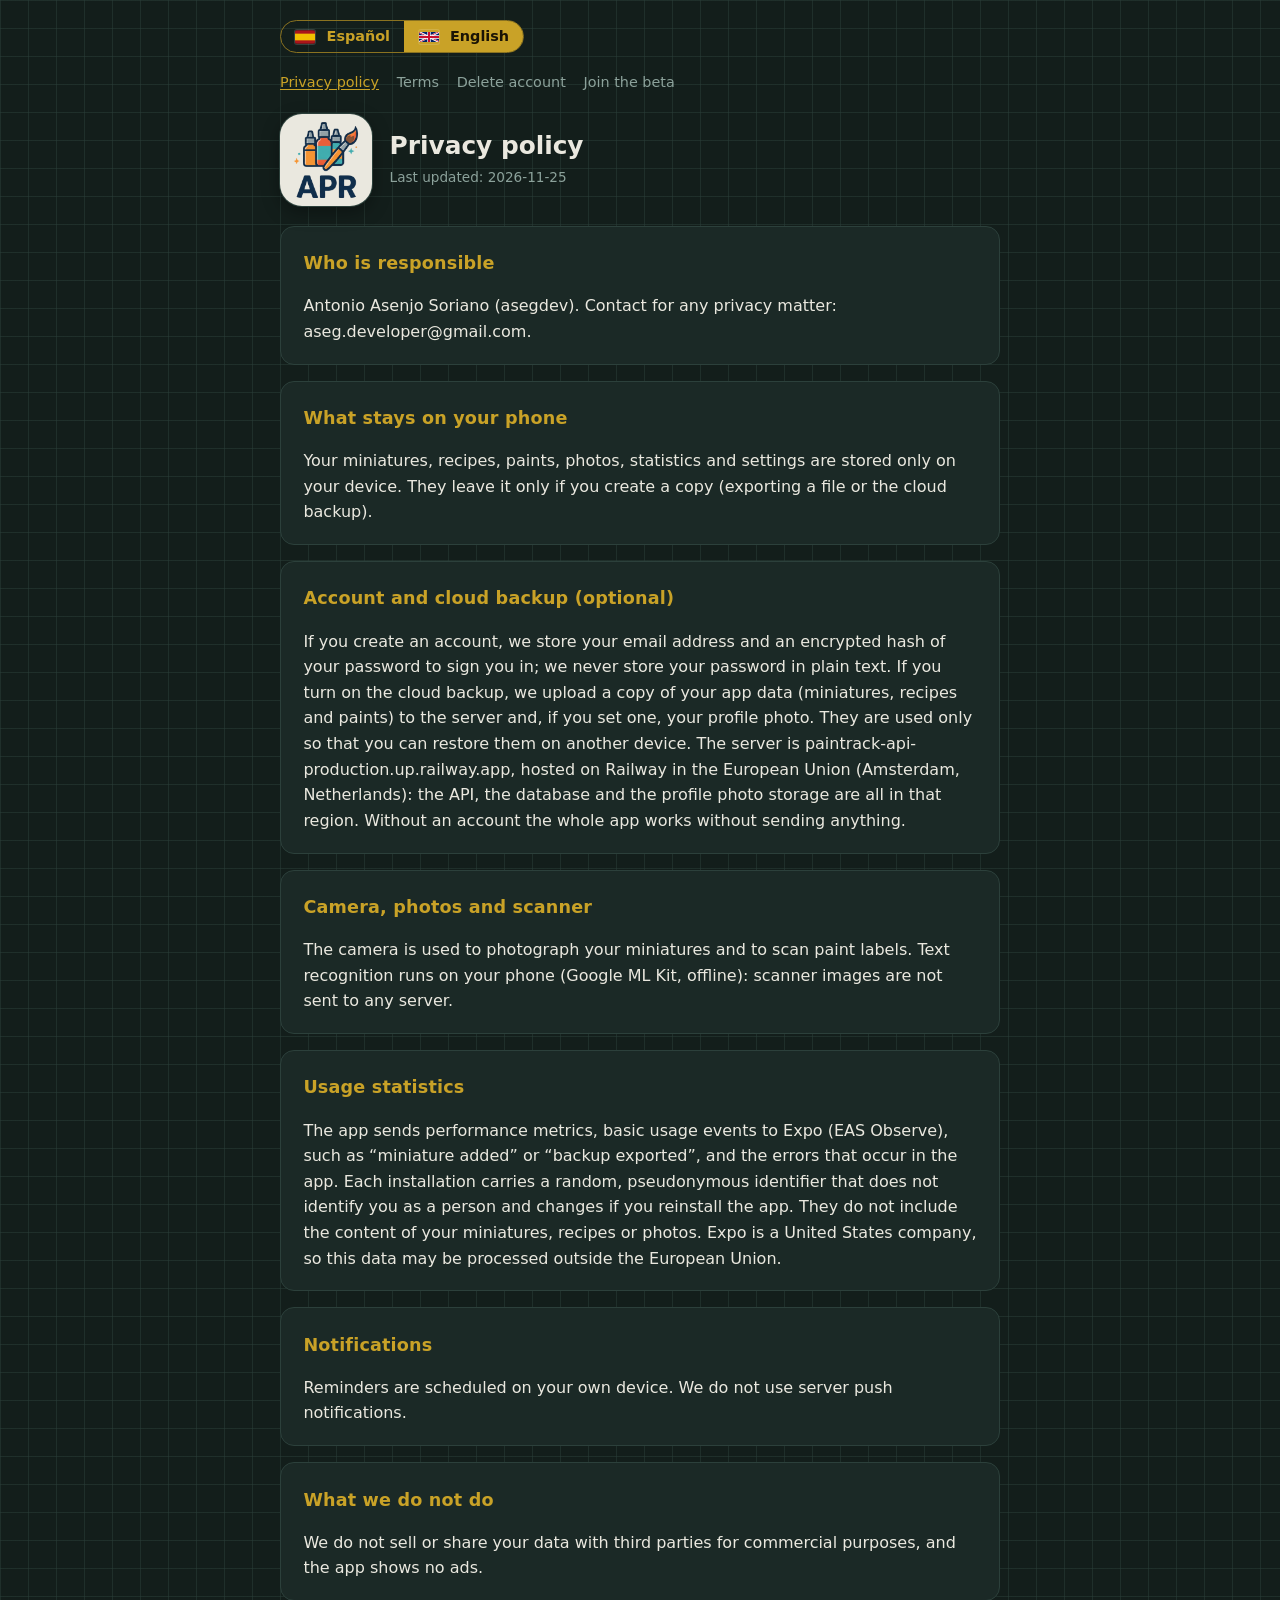
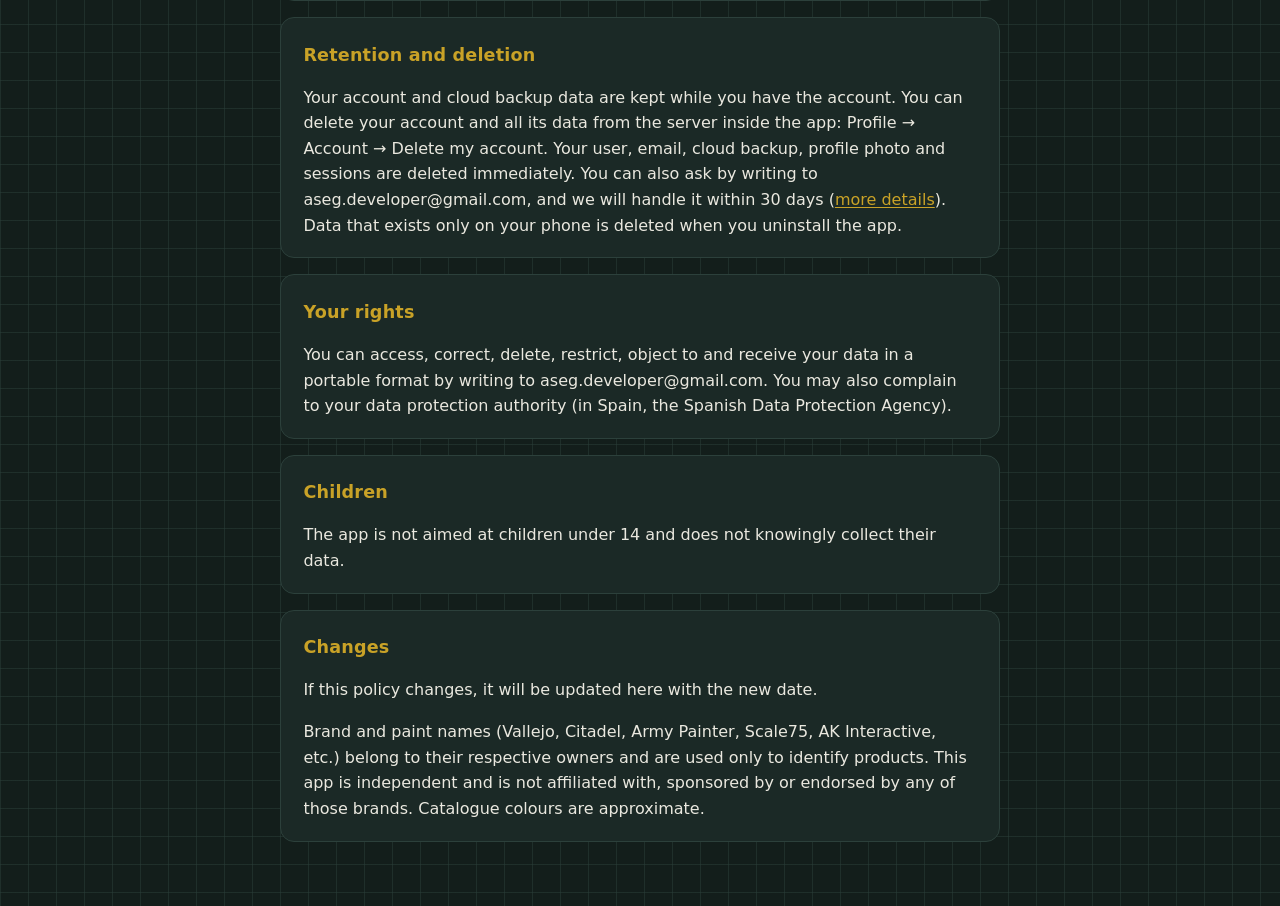
<file: index.html>
<!doctype html><html lang="en"><head><meta charset="utf-8"><meta name="viewport" content="width=device-width,initial-scale=1"><title>Aseg's Paint Rack - Privacy policy</title><link rel="alternate" hreflang="es" href="privacy-es.html"><link rel="alternate" hreflang="en" href="privacy-en.html"><link rel="icon" type="image/png" href="favicon.png"><link rel="stylesheet" href="style.css"><script>if((navigator.language||"").slice(0,2)=="es")location.replace("privacy-es.html"+location.hash)</script></head><body>
<div class="wrap">
<nav><div class="langs" role="group" aria-label="Idioma / Language"><a href="privacy-es.html" hreflang="es" lang="es"><img src="flag-es.svg" alt="" width="20" height="14">Español</a><a class="on" aria-current="true" lang="en"><img src="flag-en.svg" alt="" width="20" height="14">English</a></div><div class="links"><a href="privacy-en.html" aria-current="page">Privacy policy</a><a href="terms-en.html">Terms</a><a href="delete-account-en.html">Delete account</a><a href="beta-en.html">Join the beta</a></div></nav>
<header class="hero"><img src="app-icon.png" width="92" height="92" alt="Aseg's Paint Rack"><div><h1>Privacy policy</h1><p class="updated">Last updated: 2026-11-25</p></div></header>
<section class="card"><h2>Who is responsible</h2><p>Antonio Asenjo Soriano (asegdev). Contact for any privacy matter: aseg.developer@gmail.com.</p></section>
<section class="card"><h2>What stays on your phone</h2><p>Your miniatures, recipes, paints, photos, statistics and settings are stored only on your device. They leave it only if you create a copy (exporting a file or the cloud backup).</p></section>
<section class="card"><h2>Account and cloud backup (optional)</h2><p>If you create an account, we store your email address and an encrypted hash of your password to sign you in; we never store your password in plain text. If you turn on the cloud backup, we upload a copy of your app data (miniatures, recipes and paints) to the server and, if you set one, your profile photo. They are used only so that you can restore them on another device. The server is paintrack-api-production.up.railway.app, hosted on Railway in the European Union (Amsterdam, Netherlands): the API, the database and the profile photo storage are all in that region. Without an account the whole app works without sending anything.</p></section>
<section class="card"><h2>Camera, photos and scanner</h2><p>The camera is used to photograph your miniatures and to scan paint labels. Text recognition runs on your phone (Google ML Kit, offline): scanner images are not sent to any server.</p></section>
<section class="card"><h2>Usage statistics</h2><p>The app sends performance metrics, basic usage events to Expo (EAS Observe), such as “miniature added” or “backup exported”, and the errors that occur in the app. Each installation carries a random, pseudonymous identifier that does not identify you as a person and changes if you reinstall the app. They do not include the content of your miniatures, recipes or photos. Expo is a United States company, so this data may be processed outside the European Union.</p></section>
<section class="card"><h2>Notifications</h2><p>Reminders are scheduled on your own device. We do not use server push notifications.</p></section>
<section class="card"><h2>What we do not do</h2><p>We do not sell or share your data with third parties for commercial purposes, and the app shows no ads.</p></section>
<section class="card"><h2>Retention and deletion</h2><p>Your account and cloud backup data are kept while you have the account. You can delete your account and all its data from the server inside the app: Profile → Account → Delete my account. Your user, email, cloud backup, profile photo and sessions are deleted immediately. You can also ask by writing to aseg.developer@gmail.com, and we will handle it within 30 days (<a href="delete-account-en.html">more details</a>). Data that exists only on your phone is deleted when you uninstall the app.</p></section>
<section class="card"><h2>Your rights</h2><p>You can access, correct, delete, restrict, object to and receive your data in a portable format by writing to aseg.developer@gmail.com. You may also complain to your data protection authority (in Spain, the Spanish Data Protection Agency).</p></section>
<section class="card"><h2>Children</h2><p>The app is not aimed at children under 14 and does not knowingly collect their data.</p></section>
<section class="card"><h2>Changes</h2><p>If this policy changes, it will be updated here with the new date.</p><p class="small">Brand and paint names (Vallejo, Citadel, Army Painter, Scale75, AK Interactive, etc.) belong to their respective owners and are used only to identify products. This app is independent and is not affiliated with, sponsored by or endorsed by any of those brands. Catalogue colours are approximate.</p></section>
</div>
</body></html>
</file>
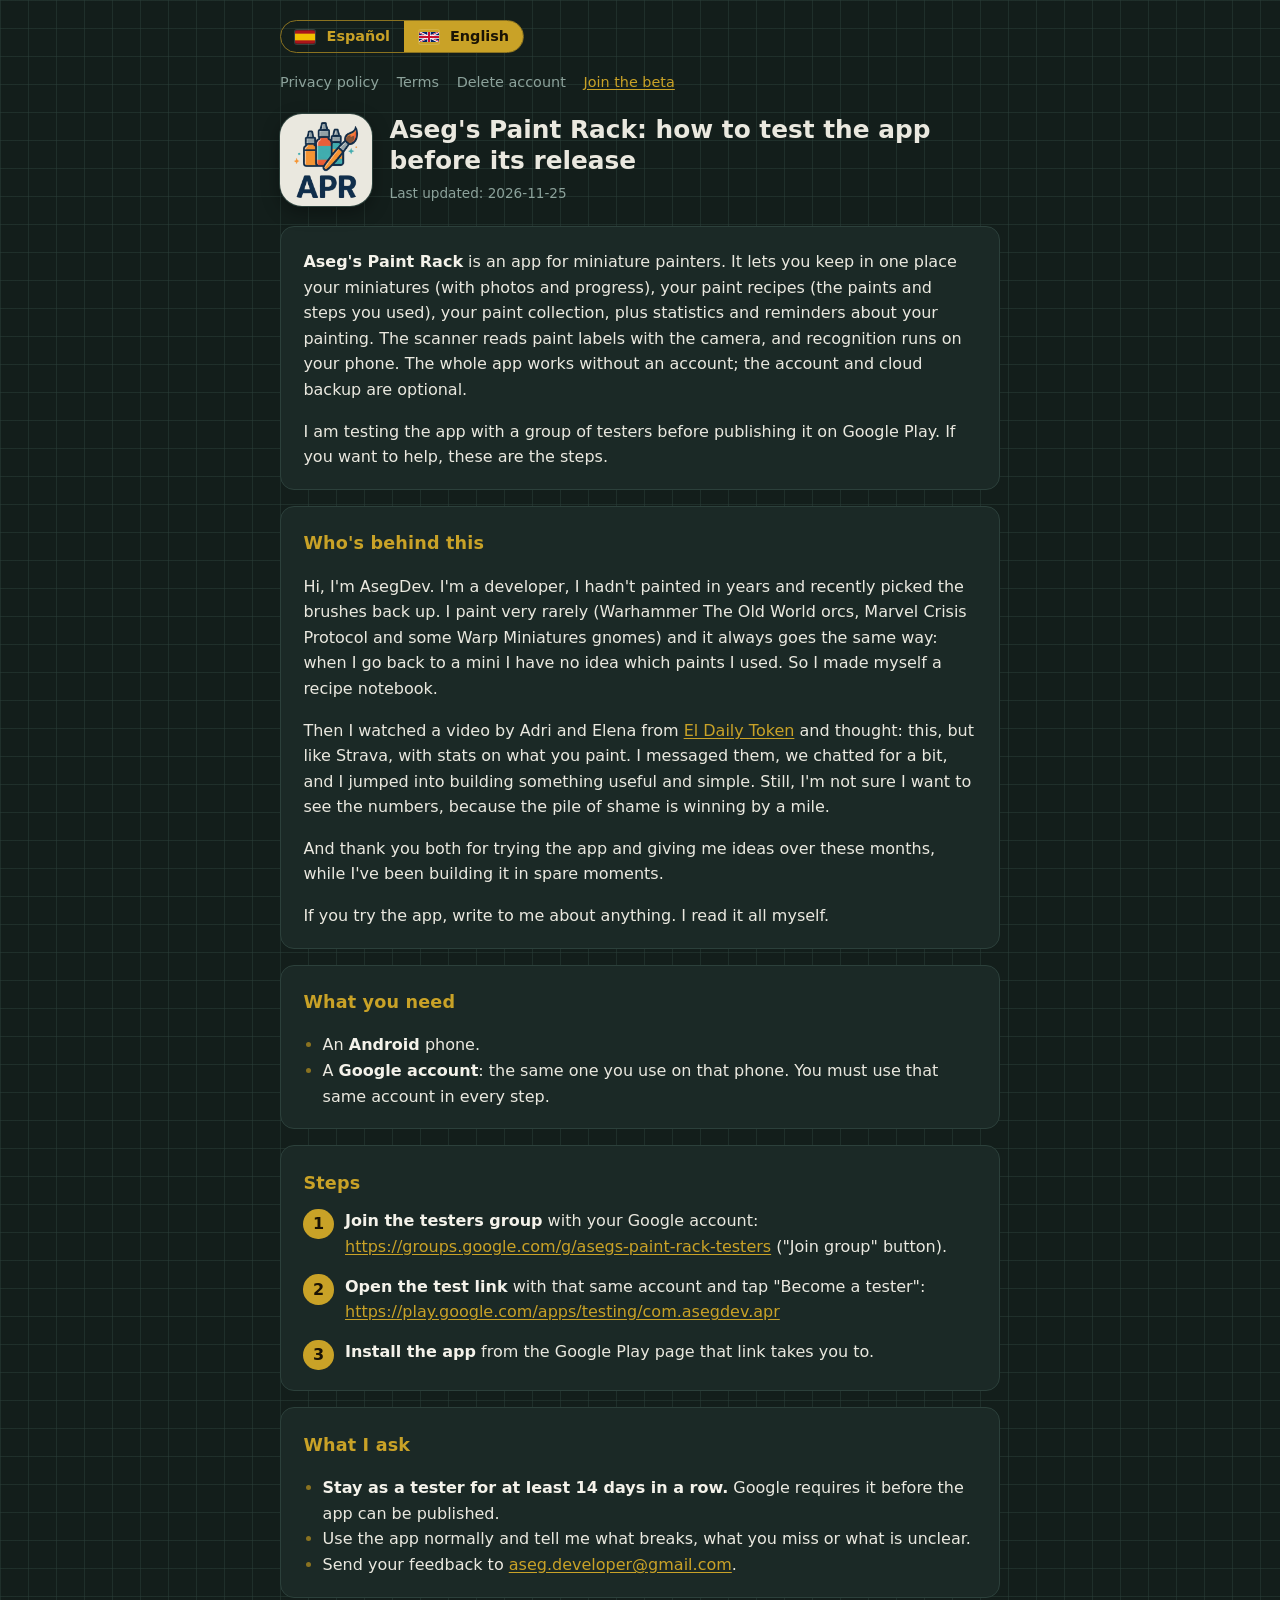
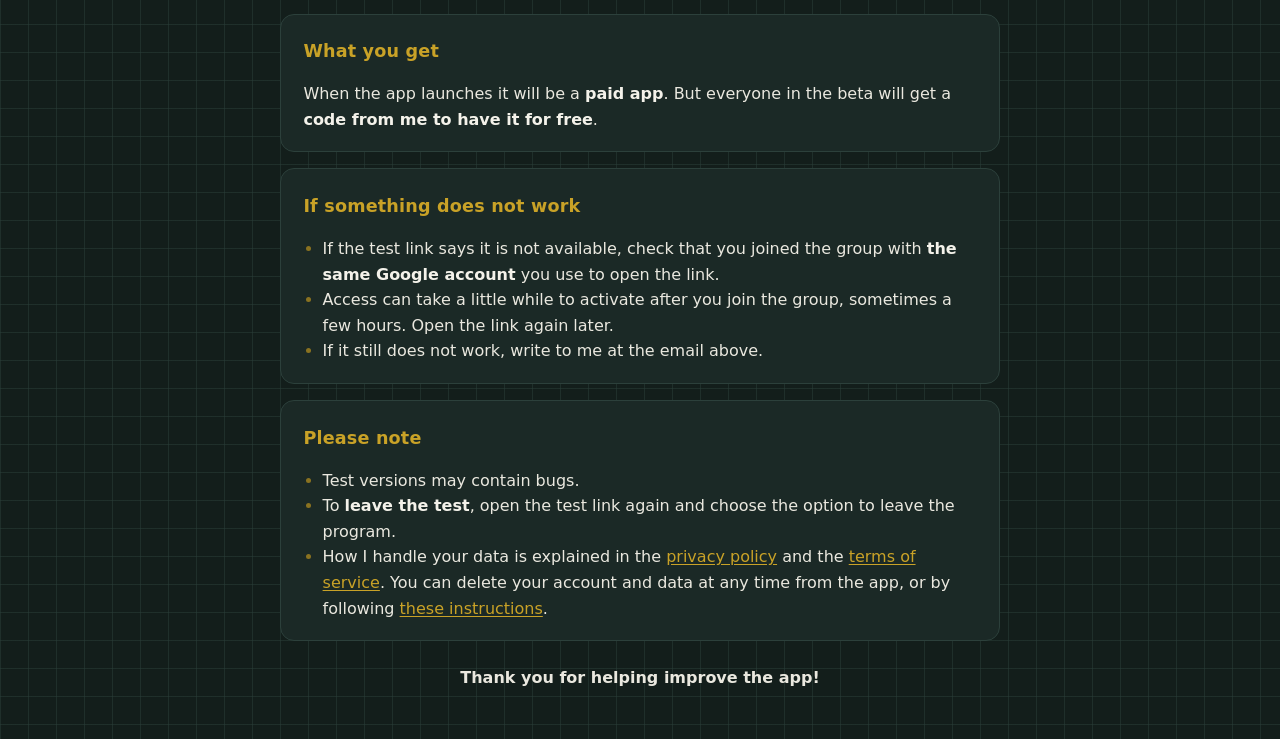
<file: beta-en.html>
<!doctype html><html lang="en"><head><meta charset="utf-8"><meta name="viewport" content="width=device-width,initial-scale=1"><title>Aseg's Paint Rack - Test the app before its release</title><link rel="alternate" hreflang="es" href="beta-es.html"><link rel="alternate" hreflang="en" href="beta-en.html"><link rel="icon" type="image/png" href="favicon.png"><link rel="stylesheet" href="style.css"></head><body>
<div class="wrap">
<nav><div class="langs" role="group" aria-label="Idioma / Language"><a href="beta-es.html" hreflang="es" lang="es"><img src="flag-es.svg" alt="" width="20" height="14">Español</a><a class="on" aria-current="true" lang="en"><img src="flag-en.svg" alt="" width="20" height="14">English</a></div><div class="links"><a href="privacy-en.html">Privacy policy</a><a href="terms-en.html">Terms</a><a href="delete-account-en.html">Delete account</a><a href="beta-en.html" aria-current="page">Join the beta</a></div></nav>
<header class="hero"><img src="app-icon.png" width="88" height="88" alt="Aseg's Paint Rack"><div><h1>Aseg's Paint Rack: how to test the app before its release</h1><p class="updated">Last updated: 2026-11-25</p></div></header>
<section class="card"><p><strong>Aseg's Paint Rack</strong> is an app for miniature painters. It lets you keep in one place your miniatures (with photos and progress), your paint recipes (the paints and steps you used), your paint collection, plus statistics and reminders about your painting. The scanner reads paint labels with the camera, and recognition runs on your phone. The whole app works without an account; the account and cloud backup are optional.</p>
<p>I am testing the app with a group of testers before publishing it on Google Play. If you want to help, these are the steps.</p>
</section>
<section class="card"><h2>Who's behind this</h2>
<p>Hi, I'm AsegDev. I'm a developer, I hadn't painted in years and recently picked the brushes back up. I paint very rarely (Warhammer The Old World orcs, Marvel Crisis Protocol and some Warp Miniatures gnomes) and it always goes the same way: when I go back to a mini I have no idea which paints I used. So I made myself a recipe notebook.</p>
<p>Then I watched a video by Adri and Elena from <a href="https://www.youtube.com/@ElDailyToken" target="_blank" rel="noopener">El Daily Token</a> and thought: this, but like Strava, with stats on what you paint. I messaged them, we chatted for a bit, and I jumped into building something useful and simple. Still, I'm not sure I want to see the numbers, because the pile of shame is winning by a mile.</p>
<p>And thank you both for trying the app and giving me ideas over these months, while I've been building it in spare moments.</p>
<p>If you try the app, write to me about anything. I read it all myself.</p>
</section>
<section class="card"><h2>What you need</h2>
<ul><li>An <strong>Android</strong> phone.</li><li>A <strong>Google account</strong>: the same one you use on that phone. You must use that same account in every step.</li></ul>
</section>
<section class="card"><h2>Steps</h2>
<ol>
<li><strong>Join the testers group</strong> with your Google account: <a href="https://groups.google.com/g/asegs-paint-rack-testers">https://groups.google.com/g/asegs-paint-rack-testers</a> ("Join group" button).</li>
<li><strong>Open the test link</strong> with that same account and tap "Become a tester": <a href="https://play.google.com/apps/testing/com.asegdev.apr">https://play.google.com/apps/testing/com.asegdev.apr</a></li>
<li><strong>Install the app</strong> from the Google Play page that link takes you to.</li>
</ol>
</section>
<section class="card"><h2>What I ask</h2>
<ul>
<li><strong>Stay as a tester for at least 14 days in a row.</strong> Google requires it before the app can be published.</li>
<li>Use the app normally and tell me what breaks, what you miss or what is unclear.</li>
<li>Send your feedback to <a href="mailto:aseg.developer@gmail.com">aseg.developer@gmail.com</a>.</li>
</ul>
</section>
<section class="card"><h2>What you get</h2>
<p>When the app launches it will be a <strong>paid app</strong>. But everyone in the beta will get a <strong>code from me to have it for free</strong>.</p>
</section>
<section class="card"><h2>If something does not work</h2>
<ul>
<li>If the test link says it is not available, check that you joined the group with <strong>the same Google account</strong> you use to open the link.</li>
<li>Access can take a little while to activate after you join the group, sometimes a few hours. Open the link again later.</li>
<li>If it still does not work, write to me at the email above.</li>
</ul>
</section>
<section class="card"><h2>Please note</h2>
<ul>
<li>Test versions may contain bugs.</li>
<li>To <strong>leave the test</strong>, open the test link again and choose the option to leave the program.</li>
<li>How I handle your data is explained in the <a href="privacy-en.html">privacy policy</a> and the <a href="terms-en.html">terms of service</a>. You can delete your account and data at any time from the app, or by following <a href="delete-account-en.html">these instructions</a>.</li>
</ul>
</section>
<p class="thanks">Thank you for helping improve the app!</p>
</div>
</body></html>
</file>
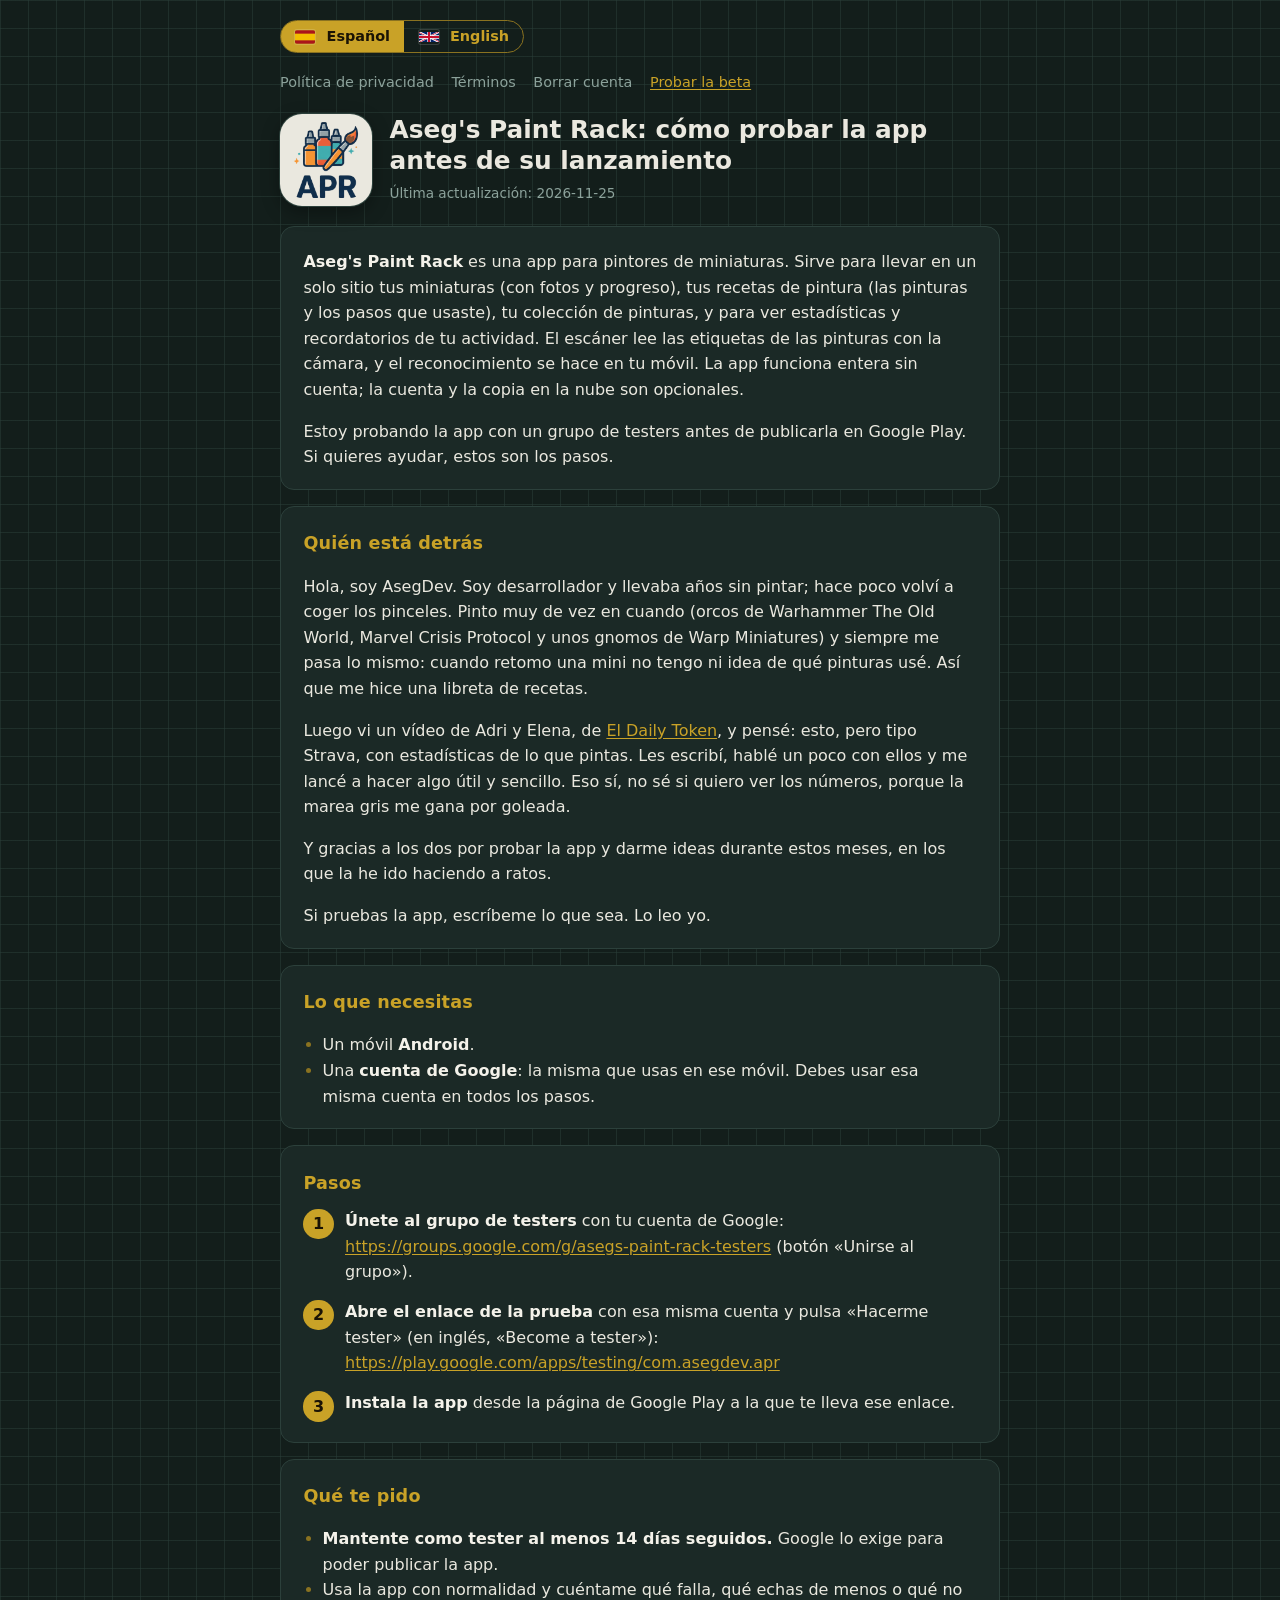
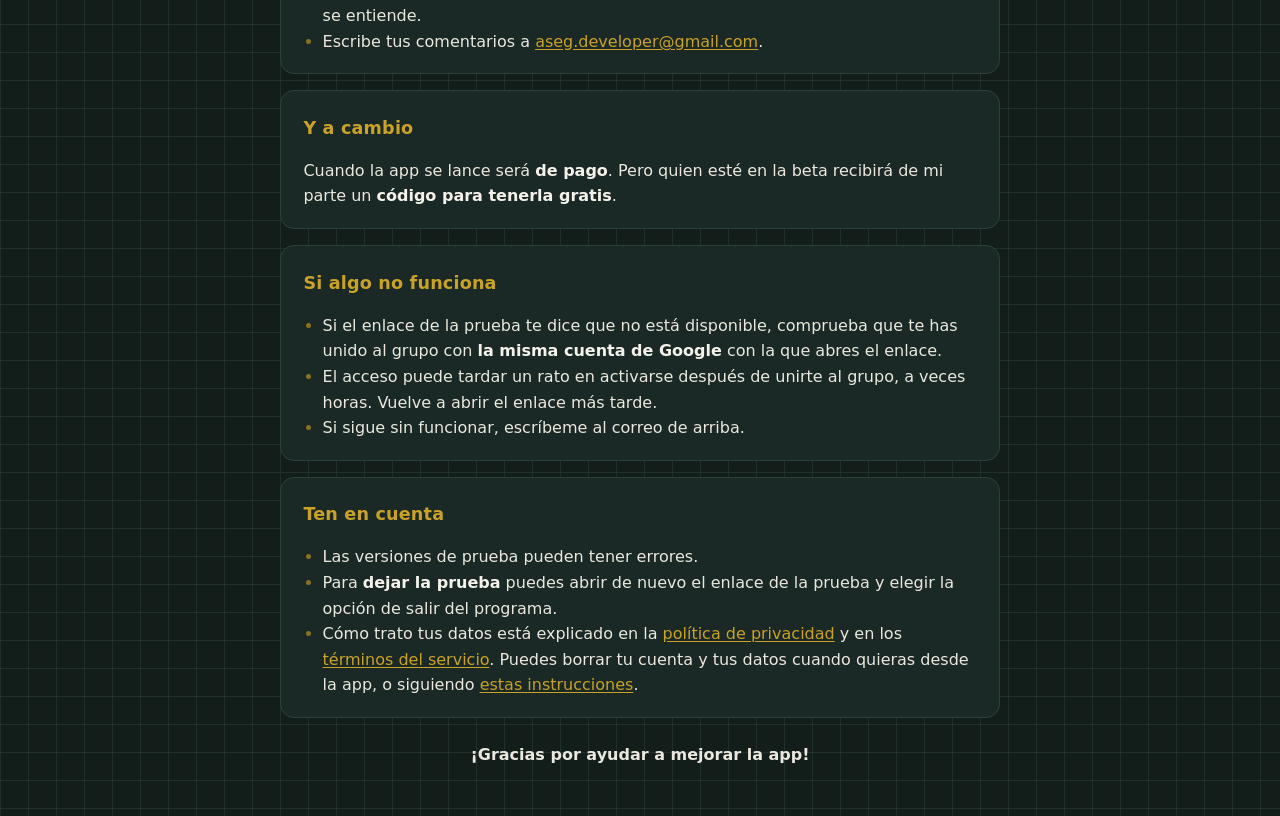
<file: beta-es.html>
<!doctype html><html lang="es"><head><meta charset="utf-8"><meta name="viewport" content="width=device-width,initial-scale=1"><title>Aseg's Paint Rack - Probar la app antes de su lanzamiento</title><link rel="alternate" hreflang="en" href="beta-en.html"><link rel="alternate" hreflang="es" href="beta-es.html"><link rel="icon" type="image/png" href="favicon.png"><link rel="stylesheet" href="style.css"></head><body>
<div class="wrap">
<nav><div class="langs" role="group" aria-label="Idioma / Language"><a class="on" aria-current="true" lang="es"><img src="flag-es.svg" alt="" width="20" height="14">Español</a><a href="beta-en.html" hreflang="en" lang="en"><img src="flag-en.svg" alt="" width="20" height="14">English</a></div><div class="links"><a href="privacy-es.html">Política de privacidad</a><a href="terms-es.html">Términos</a><a href="delete-account-es.html">Borrar cuenta</a><a href="beta-es.html" aria-current="page">Probar la beta</a></div></nav>
<header class="hero"><img src="app-icon.png" width="88" height="88" alt="Aseg's Paint Rack"><div><h1>Aseg's Paint Rack: cómo probar la app antes de su lanzamiento</h1><p class="updated">Última actualización: 2026-11-25</p></div></header>
<section class="card"><p><strong>Aseg's Paint Rack</strong> es una app para pintores de miniaturas. Sirve para llevar en un solo sitio tus miniaturas (con fotos y progreso), tus recetas de pintura (las pinturas y los pasos que usaste), tu colección de pinturas, y para ver estadísticas y recordatorios de tu actividad. El escáner lee las etiquetas de las pinturas con la cámara, y el reconocimiento se hace en tu móvil. La app funciona entera sin cuenta; la cuenta y la copia en la nube son opcionales.</p>
<p>Estoy probando la app con un grupo de testers antes de publicarla en Google Play. Si quieres ayudar, estos son los pasos.</p>
</section>
<section class="card"><h2>Quién está detrás</h2>
<p>Hola, soy AsegDev. Soy desarrollador y llevaba años sin pintar; hace poco volví a coger los pinceles. Pinto muy de vez en cuando (orcos de Warhammer The Old World, Marvel Crisis Protocol y unos gnomos de Warp Miniatures) y siempre me pasa lo mismo: cuando retomo una mini no tengo ni idea de qué pinturas usé. Así que me hice una libreta de recetas.</p>
<p>Luego vi un vídeo de Adri y Elena, de <a href="https://www.youtube.com/@ElDailyToken" target="_blank" rel="noopener">El Daily Token</a>, y pensé: esto, pero tipo Strava, con estadísticas de lo que pintas. Les escribí, hablé un poco con ellos y me lancé a hacer algo útil y sencillo. Eso sí, no sé si quiero ver los números, porque la marea gris me gana por goleada.</p>
<p>Y gracias a los dos por probar la app y darme ideas durante estos meses, en los que la he ido haciendo a ratos.</p>
<p>Si pruebas la app, escríbeme lo que sea. Lo leo yo.</p>
</section>
<section class="card"><h2>Lo que necesitas</h2>
<ul><li>Un móvil <strong>Android</strong>.</li><li>Una <strong>cuenta de Google</strong>: la misma que usas en ese móvil. Debes usar esa misma cuenta en todos los pasos.</li></ul>
</section>
<section class="card"><h2>Pasos</h2>
<ol>
<li><strong>Únete al grupo de testers</strong> con tu cuenta de Google: <a href="https://groups.google.com/g/asegs-paint-rack-testers">https://groups.google.com/g/asegs-paint-rack-testers</a> (botón «Unirse al grupo»).</li>
<li><strong>Abre el enlace de la prueba</strong> con esa misma cuenta y pulsa «Hacerme tester» (en inglés, «Become a tester»): <a href="https://play.google.com/apps/testing/com.asegdev.apr">https://play.google.com/apps/testing/com.asegdev.apr</a></li>
<li><strong>Instala la app</strong> desde la página de Google Play a la que te lleva ese enlace.</li>
</ol>
</section>
<section class="card"><h2>Qué te pido</h2>
<ul>
<li><strong>Mantente como tester al menos 14 días seguidos.</strong> Google lo exige para poder publicar la app.</li>
<li>Usa la app con normalidad y cuéntame qué falla, qué echas de menos o qué no se entiende.</li>
<li>Escribe tus comentarios a <a href="mailto:aseg.developer@gmail.com">aseg.developer@gmail.com</a>.</li>
</ul>
</section>
<section class="card"><h2>Y a cambio</h2>
<p>Cuando la app se lance será <strong>de pago</strong>. Pero quien esté en la beta recibirá de mi parte un <strong>código para tenerla gratis</strong>.</p>
</section>
<section class="card"><h2>Si algo no funciona</h2>
<ul>
<li>Si el enlace de la prueba te dice que no está disponible, comprueba que te has unido al grupo con <strong>la misma cuenta de Google</strong> con la que abres el enlace.</li>
<li>El acceso puede tardar un rato en activarse después de unirte al grupo, a veces horas. Vuelve a abrir el enlace más tarde.</li>
<li>Si sigue sin funcionar, escríbeme al correo de arriba.</li>
</ul>
</section>
<section class="card"><h2>Ten en cuenta</h2>
<ul>
<li>Las versiones de prueba pueden tener errores.</li>
<li>Para <strong>dejar la prueba</strong> puedes abrir de nuevo el enlace de la prueba y elegir la opción de salir del programa.</li>
<li>Cómo trato tus datos está explicado en la <a href="privacy-es.html">política de privacidad</a> y en los <a href="terms-es.html">términos del servicio</a>. Puedes borrar tu cuenta y tus datos cuando quieras desde la app, o siguiendo <a href="delete-account-es.html">estas instrucciones</a>.</li>
</ul>
</section>
<p class="thanks">¡Gracias por ayudar a mejorar la app!</p>
</div>
</body></html>
</file>
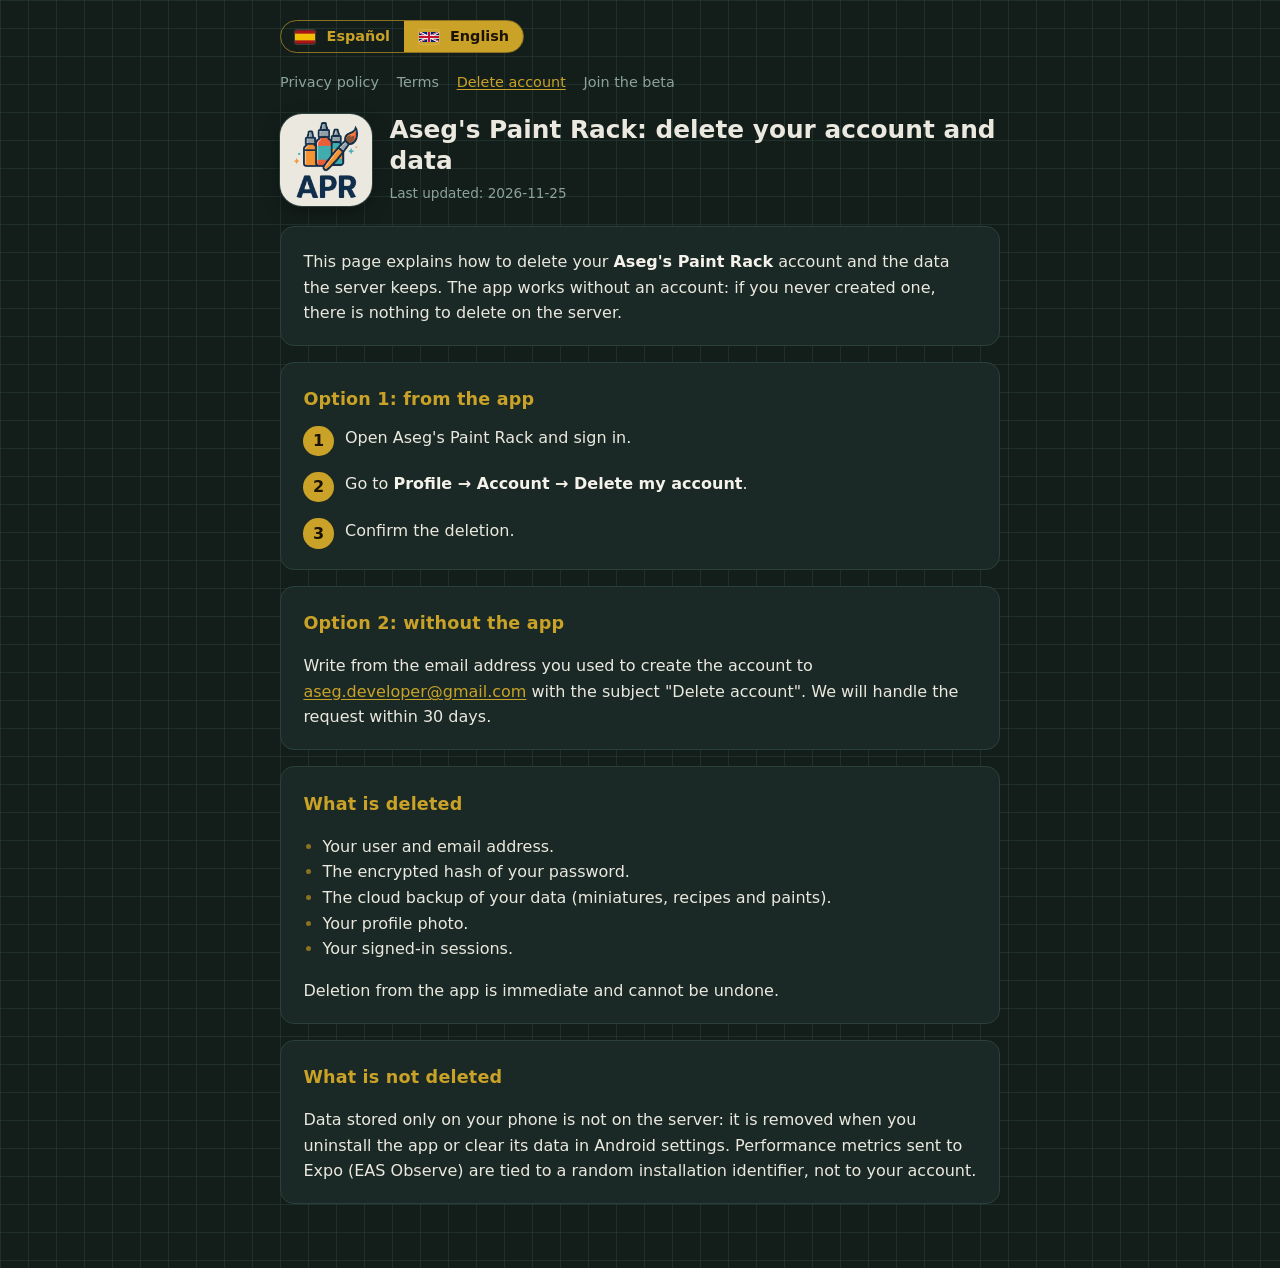
<file: delete-account-en.html>
<!doctype html><html lang="en"><head><meta charset="utf-8"><meta name="viewport" content="width=device-width,initial-scale=1"><title>Aseg's Paint Rack - Delete your account and data</title><link rel="alternate" hreflang="es" href="delete-account-es.html"><link rel="alternate" hreflang="en" href="delete-account-en.html"><link rel="icon" type="image/png" href="favicon.png"><link rel="stylesheet" href="style.css"></head><body>
<div class="wrap">
<nav><div class="langs" role="group" aria-label="Idioma / Language"><a href="delete-account-es.html" hreflang="es" lang="es"><img src="flag-es.svg" alt="" width="20" height="14">Español</a><a class="on" aria-current="true" lang="en"><img src="flag-en.svg" alt="" width="20" height="14">English</a></div><div class="links"><a href="privacy-en.html">Privacy policy</a><a href="terms-en.html">Terms</a><a href="delete-account-en.html" aria-current="page">Delete account</a><a href="beta-en.html">Join the beta</a></div></nav>
<header class="hero"><img src="app-icon.png" width="92" height="92" alt="Aseg's Paint Rack"><div><h1>Aseg's Paint Rack: delete your account and data</h1><p class="updated">Last updated: 2026-11-25</p></div></header>
<section class="card"><p>This page explains how to delete your <strong>Aseg's Paint Rack</strong> account and the data the server keeps. The app works without an account: if you never created one, there is nothing to delete on the server.</p></section>
<section class="card"><h2>Option 1: from the app</h2><ol><li>Open Aseg's Paint Rack and sign in.</li><li>Go to <strong>Profile → Account → Delete my account</strong>.</li><li>Confirm the deletion.</li></ol></section>
<section class="card"><h2>Option 2: without the app</h2><p>Write from the email address you used to create the account to <a href="mailto:aseg.developer@gmail.com">aseg.developer@gmail.com</a> with the subject "Delete account". We will handle the request within 30 days.</p></section>
<section class="card"><h2>What is deleted</h2><ul><li>Your user and email address.</li><li>The encrypted hash of your password.</li><li>The cloud backup of your data (miniatures, recipes and paints).</li><li>Your profile photo.</li><li>Your signed-in sessions.</li></ul><p>Deletion from the app is immediate and cannot be undone.</p></section>
<section class="card"><h2>What is not deleted</h2><p>Data stored only on your phone is not on the server: it is removed when you uninstall the app or clear its data in Android settings. Performance metrics sent to Expo (EAS Observe) are tied to a random installation identifier, not to your account.</p></section>
</div>
</body></html>
</file>
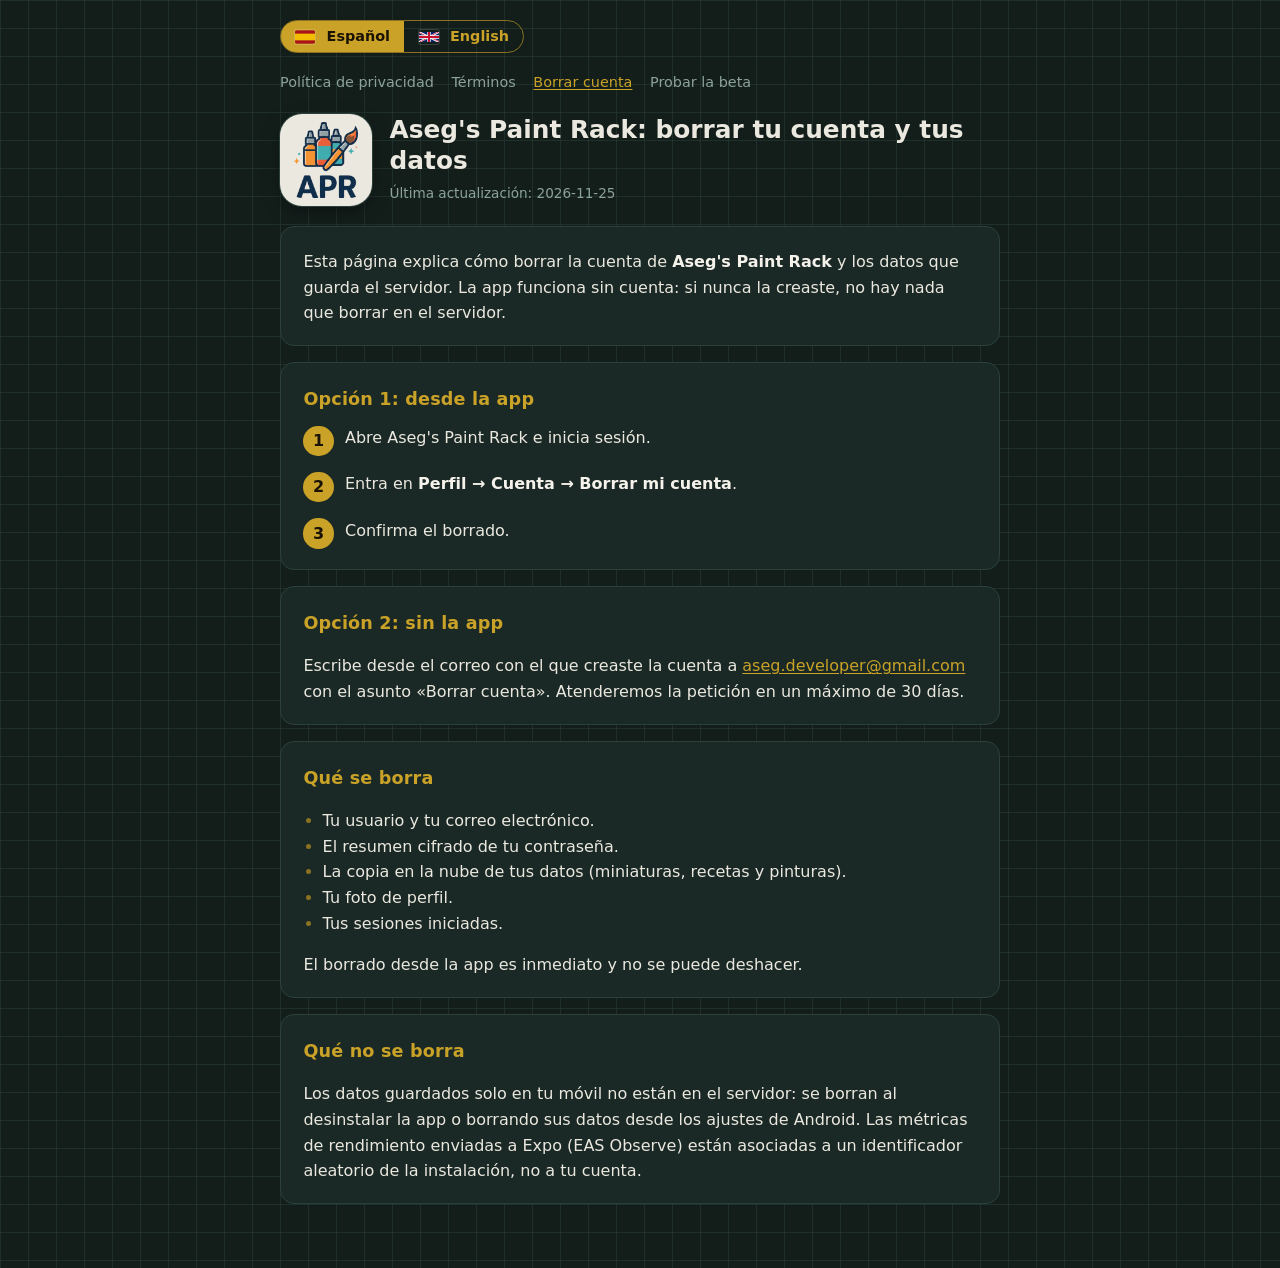
<file: delete-account-es.html>
<!doctype html><html lang="es"><head><meta charset="utf-8"><meta name="viewport" content="width=device-width,initial-scale=1"><title>Aseg's Paint Rack - Borrar tu cuenta y tus datos</title><link rel="alternate" hreflang="es" href="delete-account-es.html"><link rel="alternate" hreflang="en" href="delete-account-en.html"><link rel="icon" type="image/png" href="favicon.png"><link rel="stylesheet" href="style.css"></head><body>
<div class="wrap">
<nav><div class="langs" role="group" aria-label="Idioma / Language"><a class="on" aria-current="true" lang="es"><img src="flag-es.svg" alt="" width="20" height="14">Español</a><a href="delete-account-en.html" hreflang="en" lang="en"><img src="flag-en.svg" alt="" width="20" height="14">English</a></div><div class="links"><a href="privacy-es.html">Política de privacidad</a><a href="terms-es.html">Términos</a><a href="delete-account-es.html" aria-current="page">Borrar cuenta</a><a href="beta-es.html">Probar la beta</a></div></nav>
<header class="hero"><img src="app-icon.png" width="92" height="92" alt="Aseg's Paint Rack"><div><h1>Aseg's Paint Rack: borrar tu cuenta y tus datos</h1><p class="updated">Última actualización: 2026-11-25</p></div></header>
<section class="card"><p>Esta página explica cómo borrar la cuenta de <strong>Aseg's Paint Rack</strong> y los datos que guarda el servidor. La app funciona sin cuenta: si nunca la creaste, no hay nada que borrar en el servidor.</p></section>
<section class="card"><h2>Opción 1: desde la app</h2><ol><li>Abre Aseg's Paint Rack e inicia sesión.</li><li>Entra en <strong>Perfil → Cuenta → Borrar mi cuenta</strong>.</li><li>Confirma el borrado.</li></ol></section>
<section class="card"><h2>Opción 2: sin la app</h2><p>Escribe desde el correo con el que creaste la cuenta a <a href="mailto:aseg.developer@gmail.com">aseg.developer@gmail.com</a> con el asunto «Borrar cuenta». Atenderemos la petición en un máximo de 30 días.</p></section>
<section class="card"><h2>Qué se borra</h2><ul><li>Tu usuario y tu correo electrónico.</li><li>El resumen cifrado de tu contraseña.</li><li>La copia en la nube de tus datos (miniaturas, recetas y pinturas).</li><li>Tu foto de perfil.</li><li>Tus sesiones iniciadas.</li></ul><p>El borrado desde la app es inmediato y no se puede deshacer.</p></section>
<section class="card"><h2>Qué no se borra</h2><p>Los datos guardados solo en tu móvil no están en el servidor: se borran al desinstalar la app o borrando sus datos desde los ajustes de Android. Las métricas de rendimiento enviadas a Expo (EAS Observe) están asociadas a un identificador aleatorio de la instalación, no a tu cuenta.</p></section>
</div>
</body></html>
</file>
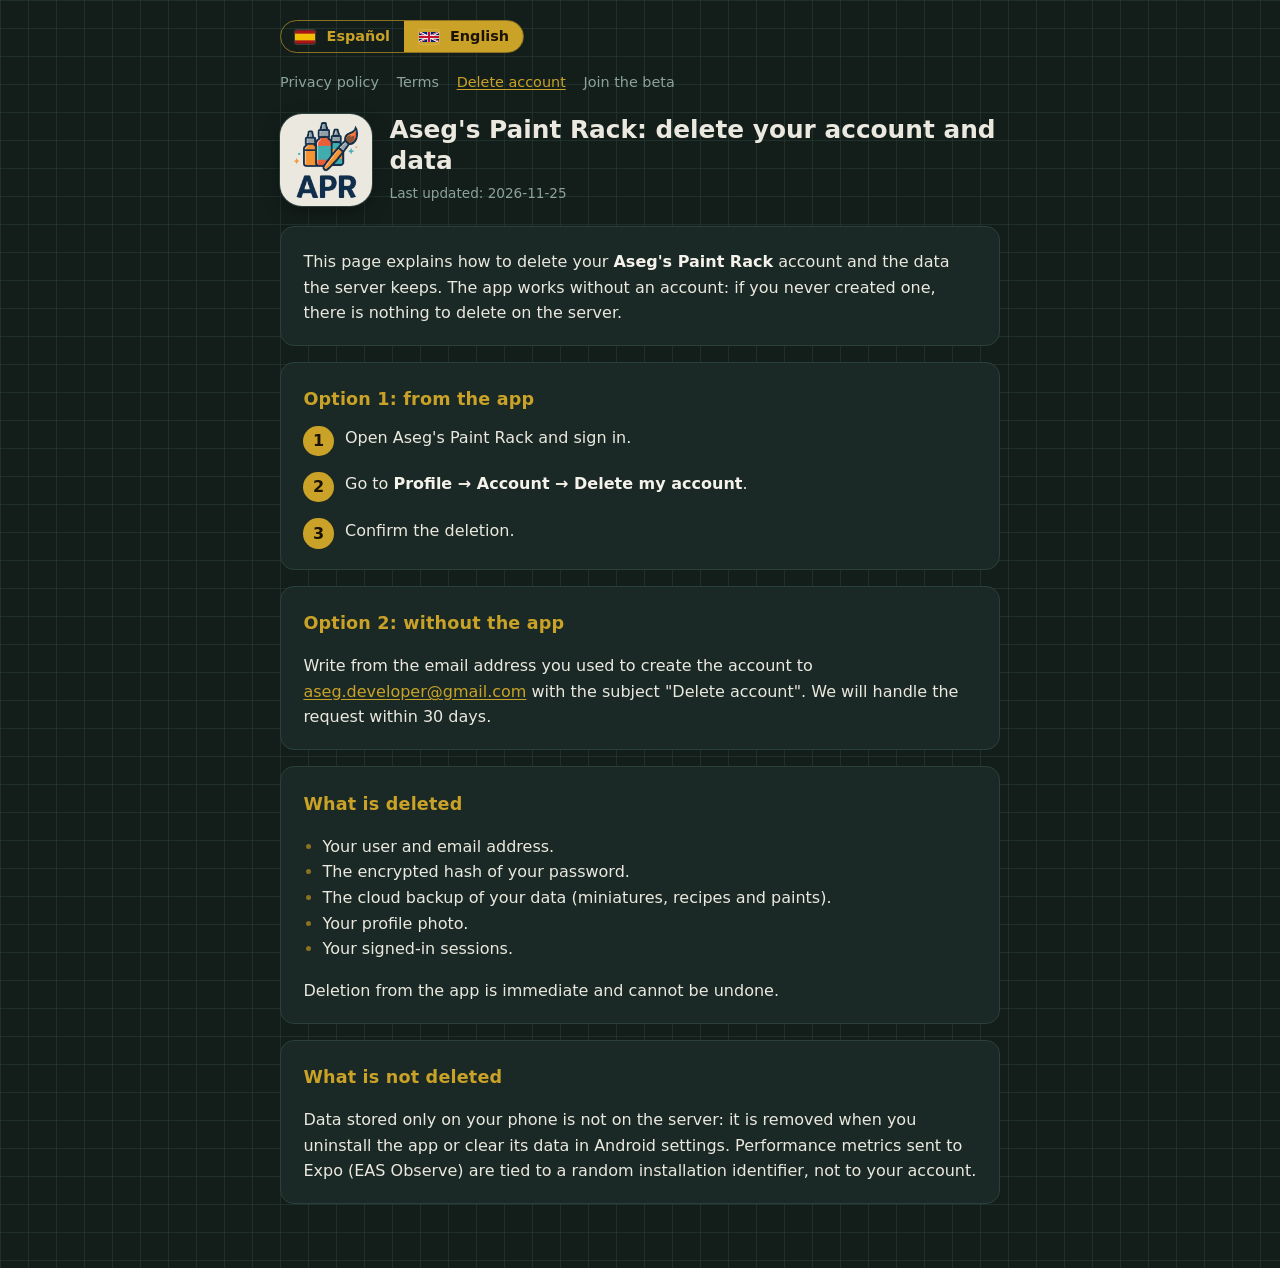
<file: delete-account.html>
<!doctype html><html lang="en"><head><meta charset="utf-8"><meta name="viewport" content="width=device-width,initial-scale=1"><title>Aseg's Paint Rack - Delete your account and data</title><link rel="alternate" hreflang="es" href="delete-account-es.html"><link rel="alternate" hreflang="en" href="delete-account-en.html"><link rel="icon" type="image/png" href="favicon.png"><link rel="stylesheet" href="style.css"><script>if((navigator.language||"").slice(0,2)=="es")location.replace("delete-account-es.html"+location.hash)</script></head><body>
<div class="wrap">
<nav><div class="langs" role="group" aria-label="Idioma / Language"><a href="delete-account-es.html" hreflang="es" lang="es"><img src="flag-es.svg" alt="" width="20" height="14">Español</a><a class="on" aria-current="true" lang="en"><img src="flag-en.svg" alt="" width="20" height="14">English</a></div><div class="links"><a href="privacy-en.html">Privacy policy</a><a href="terms-en.html">Terms</a><a href="delete-account-en.html" aria-current="page">Delete account</a><a href="beta-en.html">Join the beta</a></div></nav>
<header class="hero"><img src="app-icon.png" width="92" height="92" alt="Aseg's Paint Rack"><div><h1>Aseg's Paint Rack: delete your account and data</h1><p class="updated">Last updated: 2026-11-25</p></div></header>
<section class="card"><p>This page explains how to delete your <strong>Aseg's Paint Rack</strong> account and the data the server keeps. The app works without an account: if you never created one, there is nothing to delete on the server.</p></section>
<section class="card"><h2>Option 1: from the app</h2><ol><li>Open Aseg's Paint Rack and sign in.</li><li>Go to <strong>Profile → Account → Delete my account</strong>.</li><li>Confirm the deletion.</li></ol></section>
<section class="card"><h2>Option 2: without the app</h2><p>Write from the email address you used to create the account to <a href="mailto:aseg.developer@gmail.com">aseg.developer@gmail.com</a> with the subject "Delete account". We will handle the request within 30 days.</p></section>
<section class="card"><h2>What is deleted</h2><ul><li>Your user and email address.</li><li>The encrypted hash of your password.</li><li>The cloud backup of your data (miniatures, recipes and paints).</li><li>Your profile photo.</li><li>Your signed-in sessions.</li></ul><p>Deletion from the app is immediate and cannot be undone.</p></section>
<section class="card"><h2>What is not deleted</h2><p>Data stored only on your phone is not on the server: it is removed when you uninstall the app or clear its data in Android settings. Performance metrics sent to Expo (EAS Observe) are tied to a random installation identifier, not to your account.</p></section>
</div>
</body></html>
</file>
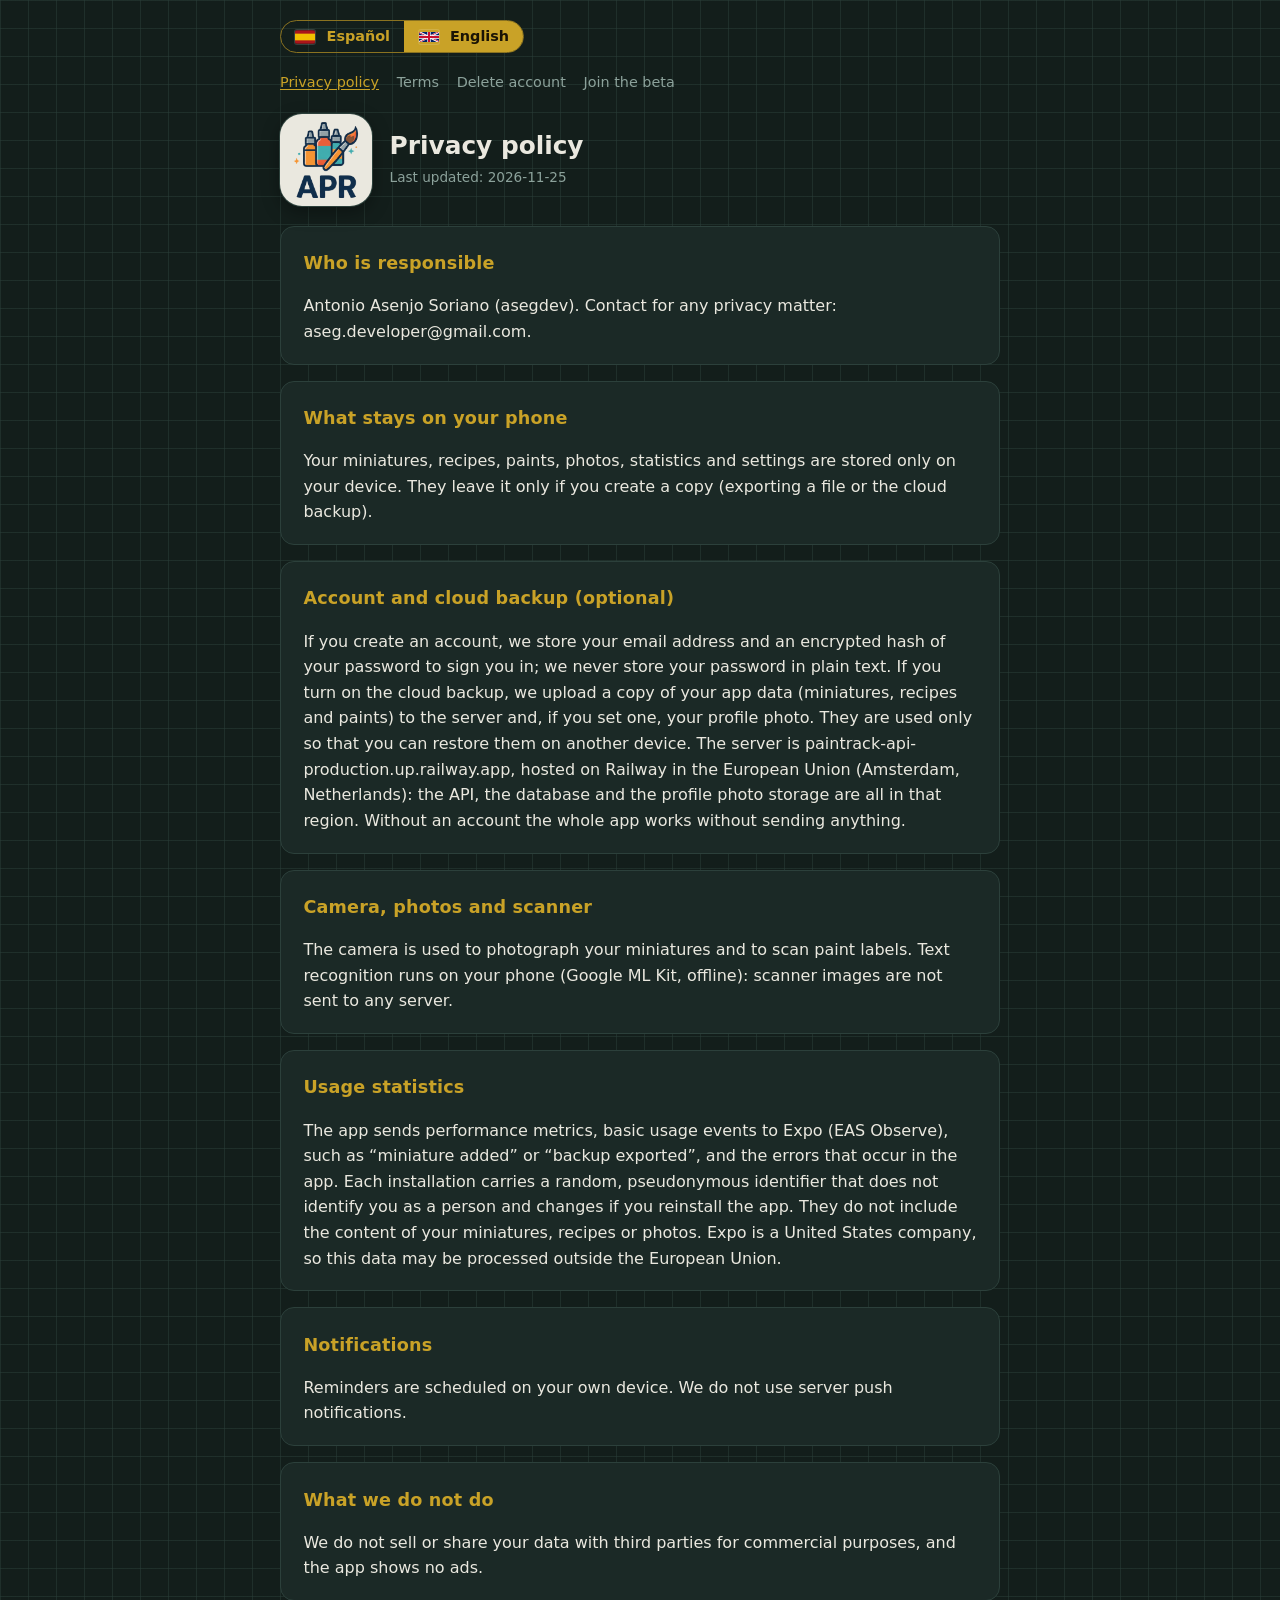
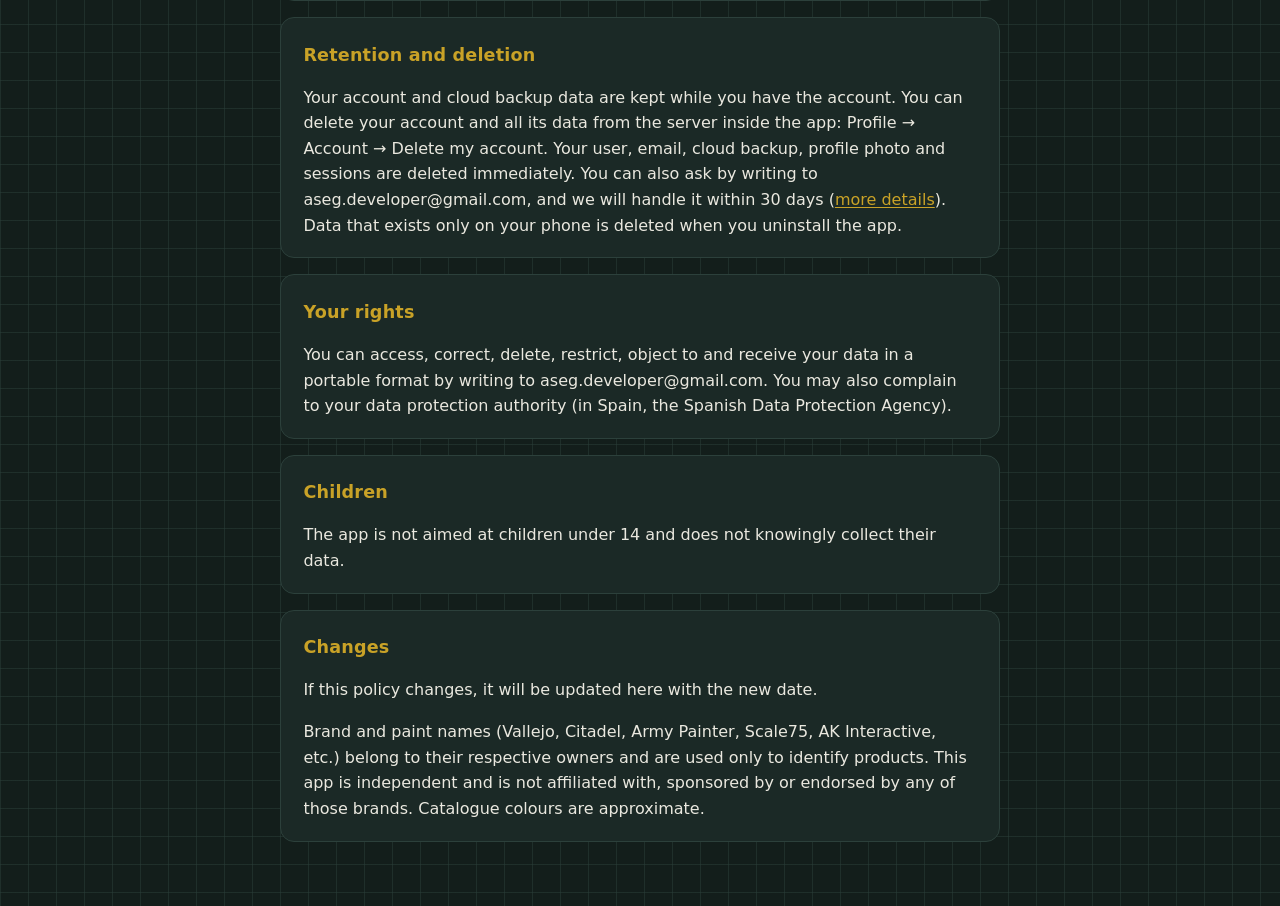
<file: privacy-en.html>
<!doctype html><html lang="en"><head><meta charset="utf-8"><meta name="viewport" content="width=device-width,initial-scale=1"><title>Aseg's Paint Rack - Privacy policy</title><link rel="alternate" hreflang="es" href="privacy-es.html"><link rel="alternate" hreflang="en" href="privacy-en.html"><link rel="icon" type="image/png" href="favicon.png"><link rel="stylesheet" href="style.css"></head><body>
<div class="wrap">
<nav><div class="langs" role="group" aria-label="Idioma / Language"><a href="privacy-es.html" hreflang="es" lang="es"><img src="flag-es.svg" alt="" width="20" height="14">Español</a><a class="on" aria-current="true" lang="en"><img src="flag-en.svg" alt="" width="20" height="14">English</a></div><div class="links"><a href="privacy-en.html" aria-current="page">Privacy policy</a><a href="terms-en.html">Terms</a><a href="delete-account-en.html">Delete account</a><a href="beta-en.html">Join the beta</a></div></nav>
<header class="hero"><img src="app-icon.png" width="92" height="92" alt="Aseg's Paint Rack"><div><h1>Privacy policy</h1><p class="updated">Last updated: 2026-11-25</p></div></header>
<section class="card"><h2>Who is responsible</h2><p>Antonio Asenjo Soriano (asegdev). Contact for any privacy matter: aseg.developer@gmail.com.</p></section>
<section class="card"><h2>What stays on your phone</h2><p>Your miniatures, recipes, paints, photos, statistics and settings are stored only on your device. They leave it only if you create a copy (exporting a file or the cloud backup).</p></section>
<section class="card"><h2>Account and cloud backup (optional)</h2><p>If you create an account, we store your email address and an encrypted hash of your password to sign you in; we never store your password in plain text. If you turn on the cloud backup, we upload a copy of your app data (miniatures, recipes and paints) to the server and, if you set one, your profile photo. They are used only so that you can restore them on another device. The server is paintrack-api-production.up.railway.app, hosted on Railway in the European Union (Amsterdam, Netherlands): the API, the database and the profile photo storage are all in that region. Without an account the whole app works without sending anything.</p></section>
<section class="card"><h2>Camera, photos and scanner</h2><p>The camera is used to photograph your miniatures and to scan paint labels. Text recognition runs on your phone (Google ML Kit, offline): scanner images are not sent to any server.</p></section>
<section class="card"><h2>Usage statistics</h2><p>The app sends performance metrics, basic usage events to Expo (EAS Observe), such as “miniature added” or “backup exported”, and the errors that occur in the app. Each installation carries a random, pseudonymous identifier that does not identify you as a person and changes if you reinstall the app. They do not include the content of your miniatures, recipes or photos. Expo is a United States company, so this data may be processed outside the European Union.</p></section>
<section class="card"><h2>Notifications</h2><p>Reminders are scheduled on your own device. We do not use server push notifications.</p></section>
<section class="card"><h2>What we do not do</h2><p>We do not sell or share your data with third parties for commercial purposes, and the app shows no ads.</p></section>
<section class="card"><h2>Retention and deletion</h2><p>Your account and cloud backup data are kept while you have the account. You can delete your account and all its data from the server inside the app: Profile → Account → Delete my account. Your user, email, cloud backup, profile photo and sessions are deleted immediately. You can also ask by writing to aseg.developer@gmail.com, and we will handle it within 30 days (<a href="delete-account-en.html">more details</a>). Data that exists only on your phone is deleted when you uninstall the app.</p></section>
<section class="card"><h2>Your rights</h2><p>You can access, correct, delete, restrict, object to and receive your data in a portable format by writing to aseg.developer@gmail.com. You may also complain to your data protection authority (in Spain, the Spanish Data Protection Agency).</p></section>
<section class="card"><h2>Children</h2><p>The app is not aimed at children under 14 and does not knowingly collect their data.</p></section>
<section class="card"><h2>Changes</h2><p>If this policy changes, it will be updated here with the new date.</p><p class="small">Brand and paint names (Vallejo, Citadel, Army Painter, Scale75, AK Interactive, etc.) belong to their respective owners and are used only to identify products. This app is independent and is not affiliated with, sponsored by or endorsed by any of those brands. Catalogue colours are approximate.</p></section>
</div>
</body></html>
</file>
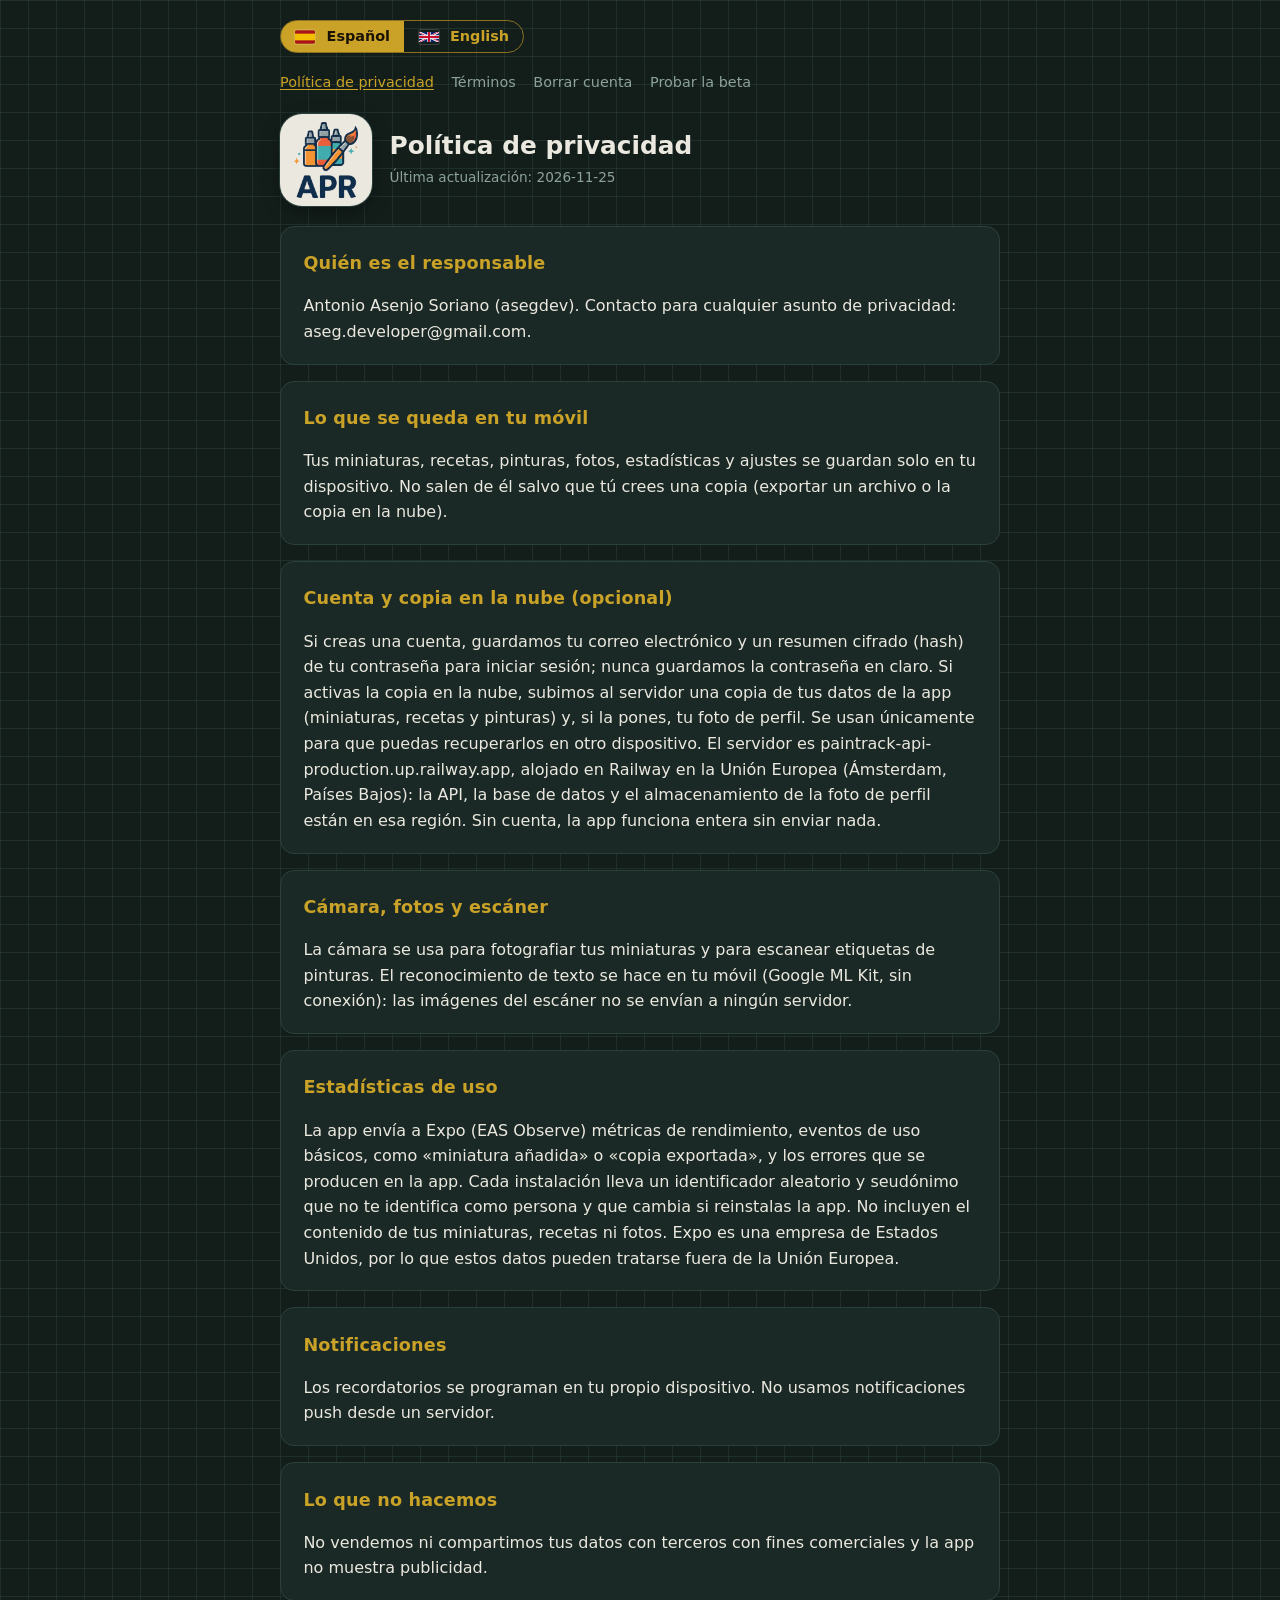
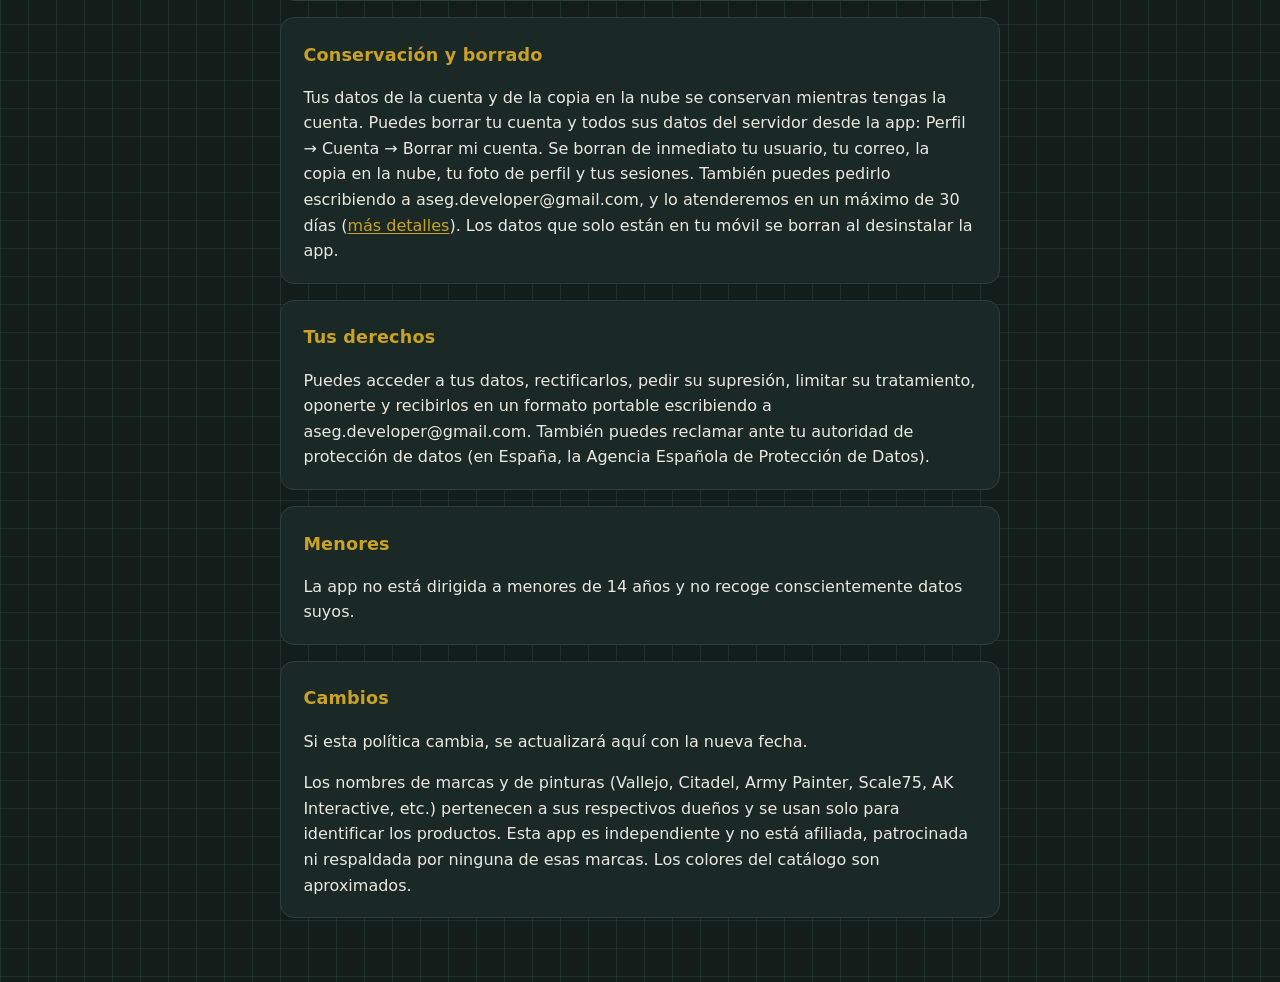
<file: privacy-es.html>
<!doctype html><html lang="es"><head><meta charset="utf-8"><meta name="viewport" content="width=device-width,initial-scale=1"><title>Aseg's Paint Rack - Política de privacidad</title><link rel="alternate" hreflang="es" href="privacy-es.html"><link rel="alternate" hreflang="en" href="privacy-en.html"><link rel="icon" type="image/png" href="favicon.png"><link rel="stylesheet" href="style.css"></head><body>
<div class="wrap">
<nav><div class="langs" role="group" aria-label="Idioma / Language"><a class="on" aria-current="true" lang="es"><img src="flag-es.svg" alt="" width="20" height="14">Español</a><a href="privacy-en.html" hreflang="en" lang="en"><img src="flag-en.svg" alt="" width="20" height="14">English</a></div><div class="links"><a href="privacy-es.html" aria-current="page">Política de privacidad</a><a href="terms-es.html">Términos</a><a href="delete-account-es.html">Borrar cuenta</a><a href="beta-es.html">Probar la beta</a></div></nav>
<header class="hero"><img src="app-icon.png" width="92" height="92" alt="Aseg's Paint Rack"><div><h1>Política de privacidad</h1><p class="updated">Última actualización: 2026-11-25</p></div></header>
<section class="card"><h2>Quién es el responsable</h2><p>Antonio Asenjo Soriano (asegdev). Contacto para cualquier asunto de privacidad: aseg.developer@gmail.com.</p></section>
<section class="card"><h2>Lo que se queda en tu móvil</h2><p>Tus miniaturas, recetas, pinturas, fotos, estadísticas y ajustes se guardan solo en tu dispositivo. No salen de él salvo que tú crees una copia (exportar un archivo o la copia en la nube).</p></section>
<section class="card"><h2>Cuenta y copia en la nube (opcional)</h2><p>Si creas una cuenta, guardamos tu correo electrónico y un resumen cifrado (hash) de tu contraseña para iniciar sesión; nunca guardamos la contraseña en claro. Si activas la copia en la nube, subimos al servidor una copia de tus datos de la app (miniaturas, recetas y pinturas) y, si la pones, tu foto de perfil. Se usan únicamente para que puedas recuperarlos en otro dispositivo. El servidor es paintrack-api-production.up.railway.app, alojado en Railway en la Unión Europea (Ámsterdam, Países Bajos): la API, la base de datos y el almacenamiento de la foto de perfil están en esa región. Sin cuenta, la app funciona entera sin enviar nada.</p></section>
<section class="card"><h2>Cámara, fotos y escáner</h2><p>La cámara se usa para fotografiar tus miniaturas y para escanear etiquetas de pinturas. El reconocimiento de texto se hace en tu móvil (Google ML Kit, sin conexión): las imágenes del escáner no se envían a ningún servidor.</p></section>
<section class="card"><h2>Estadísticas de uso</h2><p>La app envía a Expo (EAS Observe) métricas de rendimiento, eventos de uso básicos, como «miniatura añadida» o «copia exportada», y los errores que se producen en la app. Cada instalación lleva un identificador aleatorio y seudónimo que no te identifica como persona y que cambia si reinstalas la app. No incluyen el contenido de tus miniaturas, recetas ni fotos. Expo es una empresa de Estados Unidos, por lo que estos datos pueden tratarse fuera de la Unión Europea.</p></section>
<section class="card"><h2>Notificaciones</h2><p>Los recordatorios se programan en tu propio dispositivo. No usamos notificaciones push desde un servidor.</p></section>
<section class="card"><h2>Lo que no hacemos</h2><p>No vendemos ni compartimos tus datos con terceros con fines comerciales y la app no muestra publicidad.</p></section>
<section class="card"><h2>Conservación y borrado</h2><p>Tus datos de la cuenta y de la copia en la nube se conservan mientras tengas la cuenta. Puedes borrar tu cuenta y todos sus datos del servidor desde la app: Perfil → Cuenta → Borrar mi cuenta. Se borran de inmediato tu usuario, tu correo, la copia en la nube, tu foto de perfil y tus sesiones. También puedes pedirlo escribiendo a aseg.developer@gmail.com, y lo atenderemos en un máximo de 30 días (<a href="delete-account-es.html">más detalles</a>). Los datos que solo están en tu móvil se borran al desinstalar la app.</p></section>
<section class="card"><h2>Tus derechos</h2><p>Puedes acceder a tus datos, rectificarlos, pedir su supresión, limitar su tratamiento, oponerte y recibirlos en un formato portable escribiendo a aseg.developer@gmail.com. También puedes reclamar ante tu autoridad de protección de datos (en España, la Agencia Española de Protección de Datos).</p></section>
<section class="card"><h2>Menores</h2><p>La app no está dirigida a menores de 14 años y no recoge conscientemente datos suyos.</p></section>
<section class="card"><h2>Cambios</h2><p>Si esta política cambia, se actualizará aquí con la nueva fecha.</p><p class="small">Los nombres de marcas y de pinturas (Vallejo, Citadel, Army Painter, Scale75, AK Interactive, etc.) pertenecen a sus respectivos dueños y se usan solo para identificar los productos. Esta app es independiente y no está afiliada, patrocinada ni respaldada por ninguna de esas marcas. Los colores del catálogo son aproximados.</p></section>
</div>
</body></html>
</file>
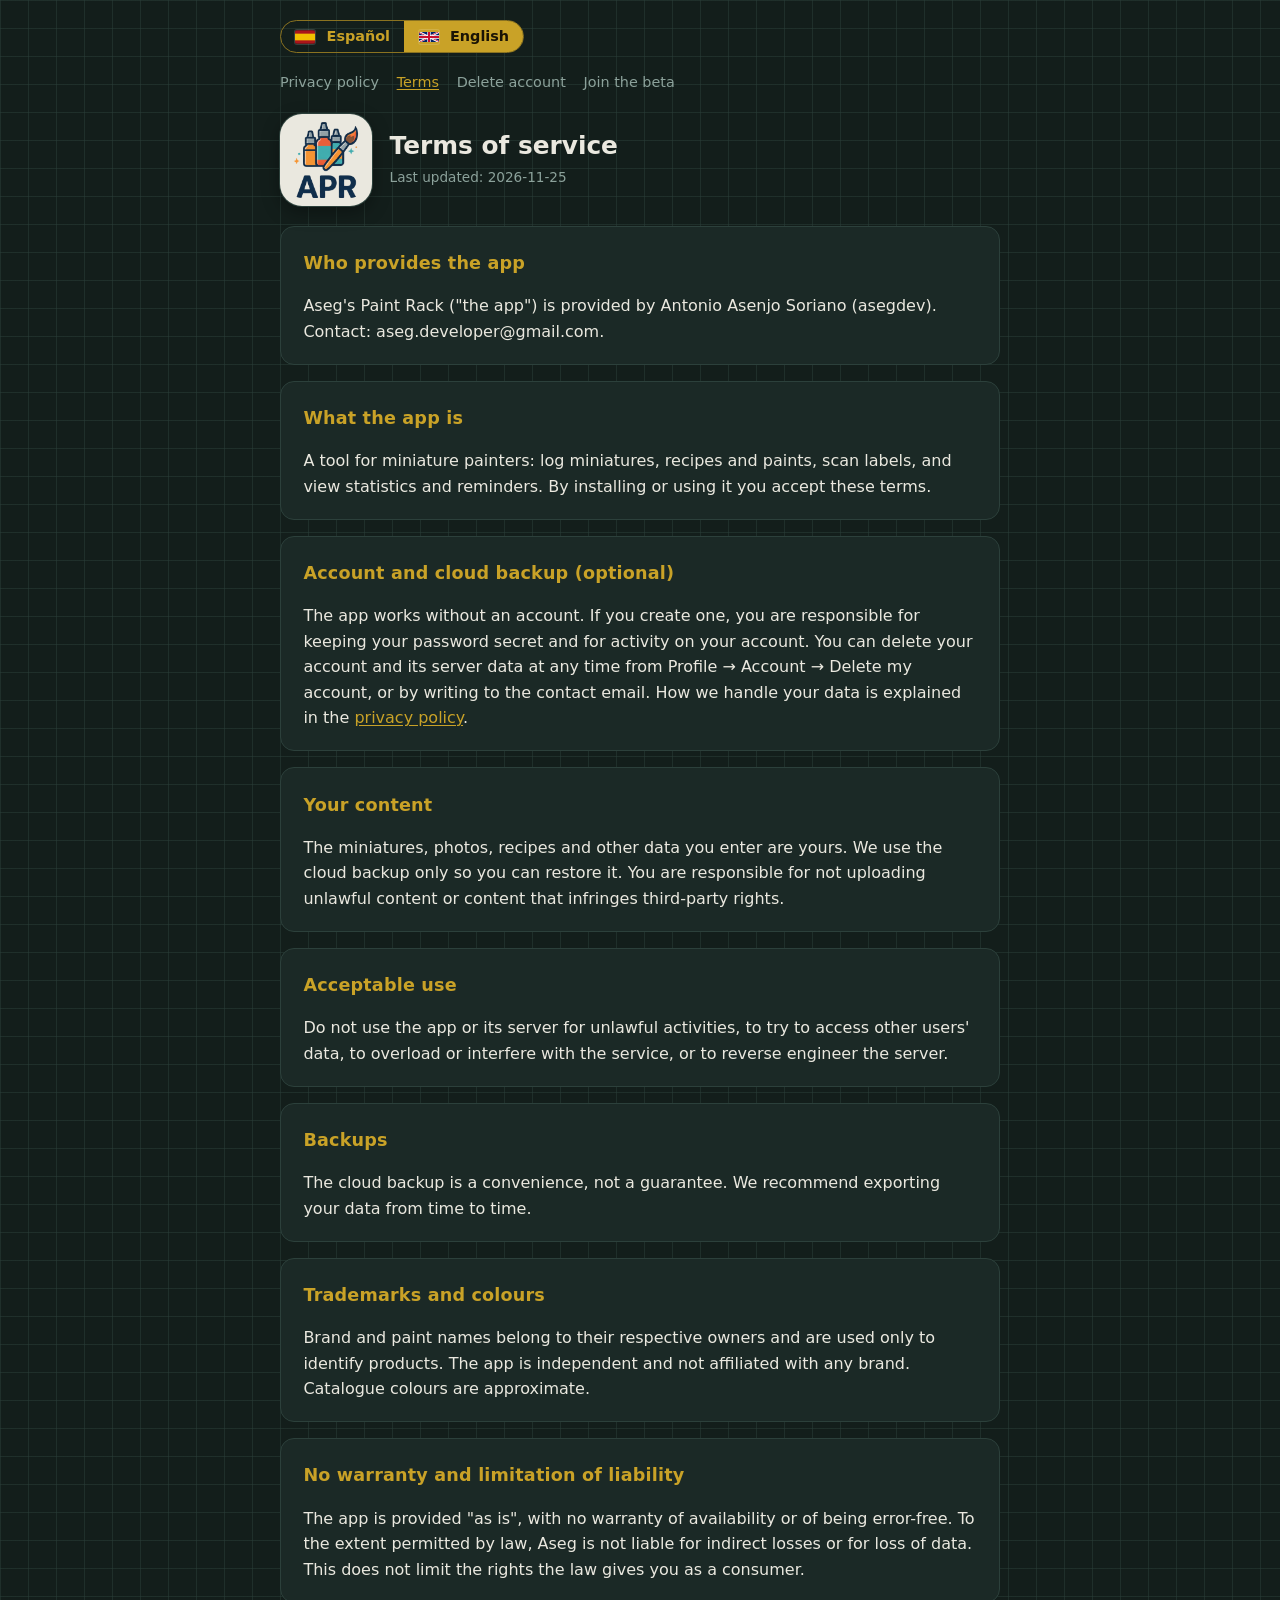
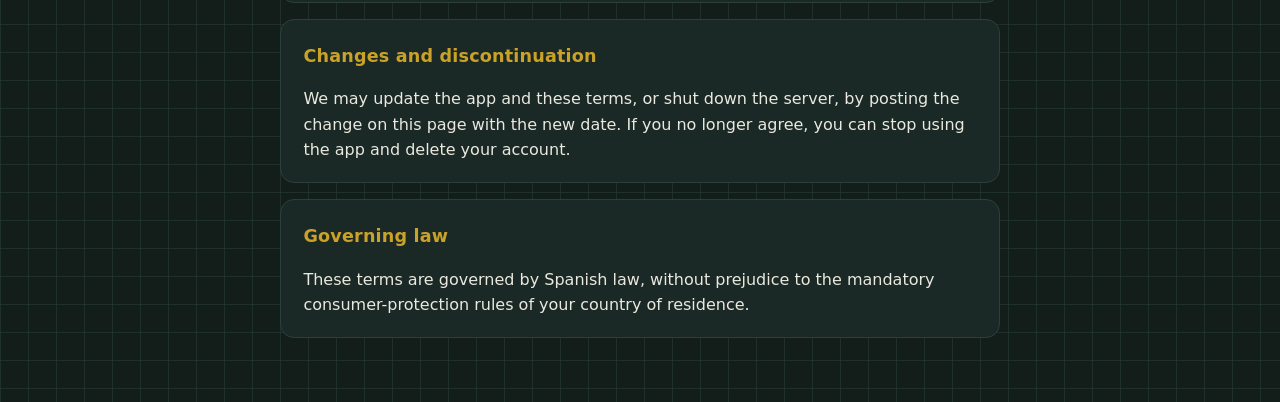
<file: terms-en.html>
<!doctype html><html lang="en"><head><meta charset="utf-8"><meta name="viewport" content="width=device-width,initial-scale=1"><title>Aseg's Paint Rack - Terms of service</title><link rel="alternate" hreflang="es" href="terms-es.html"><link rel="alternate" hreflang="en" href="terms-en.html"><link rel="icon" type="image/png" href="favicon.png"><link rel="stylesheet" href="style.css"></head><body>
<div class="wrap">
<nav><div class="langs" role="group" aria-label="Idioma / Language"><a href="terms-es.html" hreflang="es" lang="es"><img src="flag-es.svg" alt="" width="20" height="14">Español</a><a class="on" aria-current="true" lang="en"><img src="flag-en.svg" alt="" width="20" height="14">English</a></div><div class="links"><a href="privacy-en.html">Privacy policy</a><a href="terms-en.html" aria-current="page">Terms</a><a href="delete-account-en.html">Delete account</a><a href="beta-en.html">Join the beta</a></div></nav>
<header class="hero"><img src="app-icon.png" width="92" height="92" alt="Aseg's Paint Rack"><div><h1>Terms of service</h1><p class="updated">Last updated: 2026-11-25</p></div></header>
<section class="card"><h2>Who provides the app</h2><p>Aseg's Paint Rack ("the app") is provided by Antonio Asenjo Soriano (asegdev). Contact: aseg.developer@gmail.com.</p></section>
<section class="card"><h2>What the app is</h2><p>A tool for miniature painters: log miniatures, recipes and paints, scan labels, and view statistics and reminders. By installing or using it you accept these terms.</p></section>
<section class="card"><h2>Account and cloud backup (optional)</h2><p>The app works without an account. If you create one, you are responsible for keeping your password secret and for activity on your account. You can delete your account and its server data at any time from Profile → Account → Delete my account, or by writing to the contact email. How we handle your data is explained in the <a href="privacy-en.html">privacy policy</a>.</p></section>
<section class="card"><h2>Your content</h2><p>The miniatures, photos, recipes and other data you enter are yours. We use the cloud backup only so you can restore it. You are responsible for not uploading unlawful content or content that infringes third-party rights.</p></section>
<section class="card"><h2>Acceptable use</h2><p>Do not use the app or its server for unlawful activities, to try to access other users' data, to overload or interfere with the service, or to reverse engineer the server.</p></section>
<section class="card"><h2>Backups</h2><p>The cloud backup is a convenience, not a guarantee. We recommend exporting your data from time to time.</p></section>
<section class="card"><h2>Trademarks and colours</h2><p>Brand and paint names belong to their respective owners and are used only to identify products. The app is independent and not affiliated with any brand. Catalogue colours are approximate.</p></section>
<section class="card"><h2>No warranty and limitation of liability</h2><p>The app is provided "as is", with no warranty of availability or of being error-free. To the extent permitted by law, Aseg is not liable for indirect losses or for loss of data. This does not limit the rights the law gives you as a consumer.</p></section>
<section class="card"><h2>Changes and discontinuation</h2><p>We may update the app and these terms, or shut down the server, by posting the change on this page with the new date. If you no longer agree, you can stop using the app and delete your account.</p></section>
<section class="card"><h2>Governing law</h2><p>These terms are governed by Spanish law, without prejudice to the mandatory consumer-protection rules of your country of residence.</p></section>
</div>
</body></html>
</file>
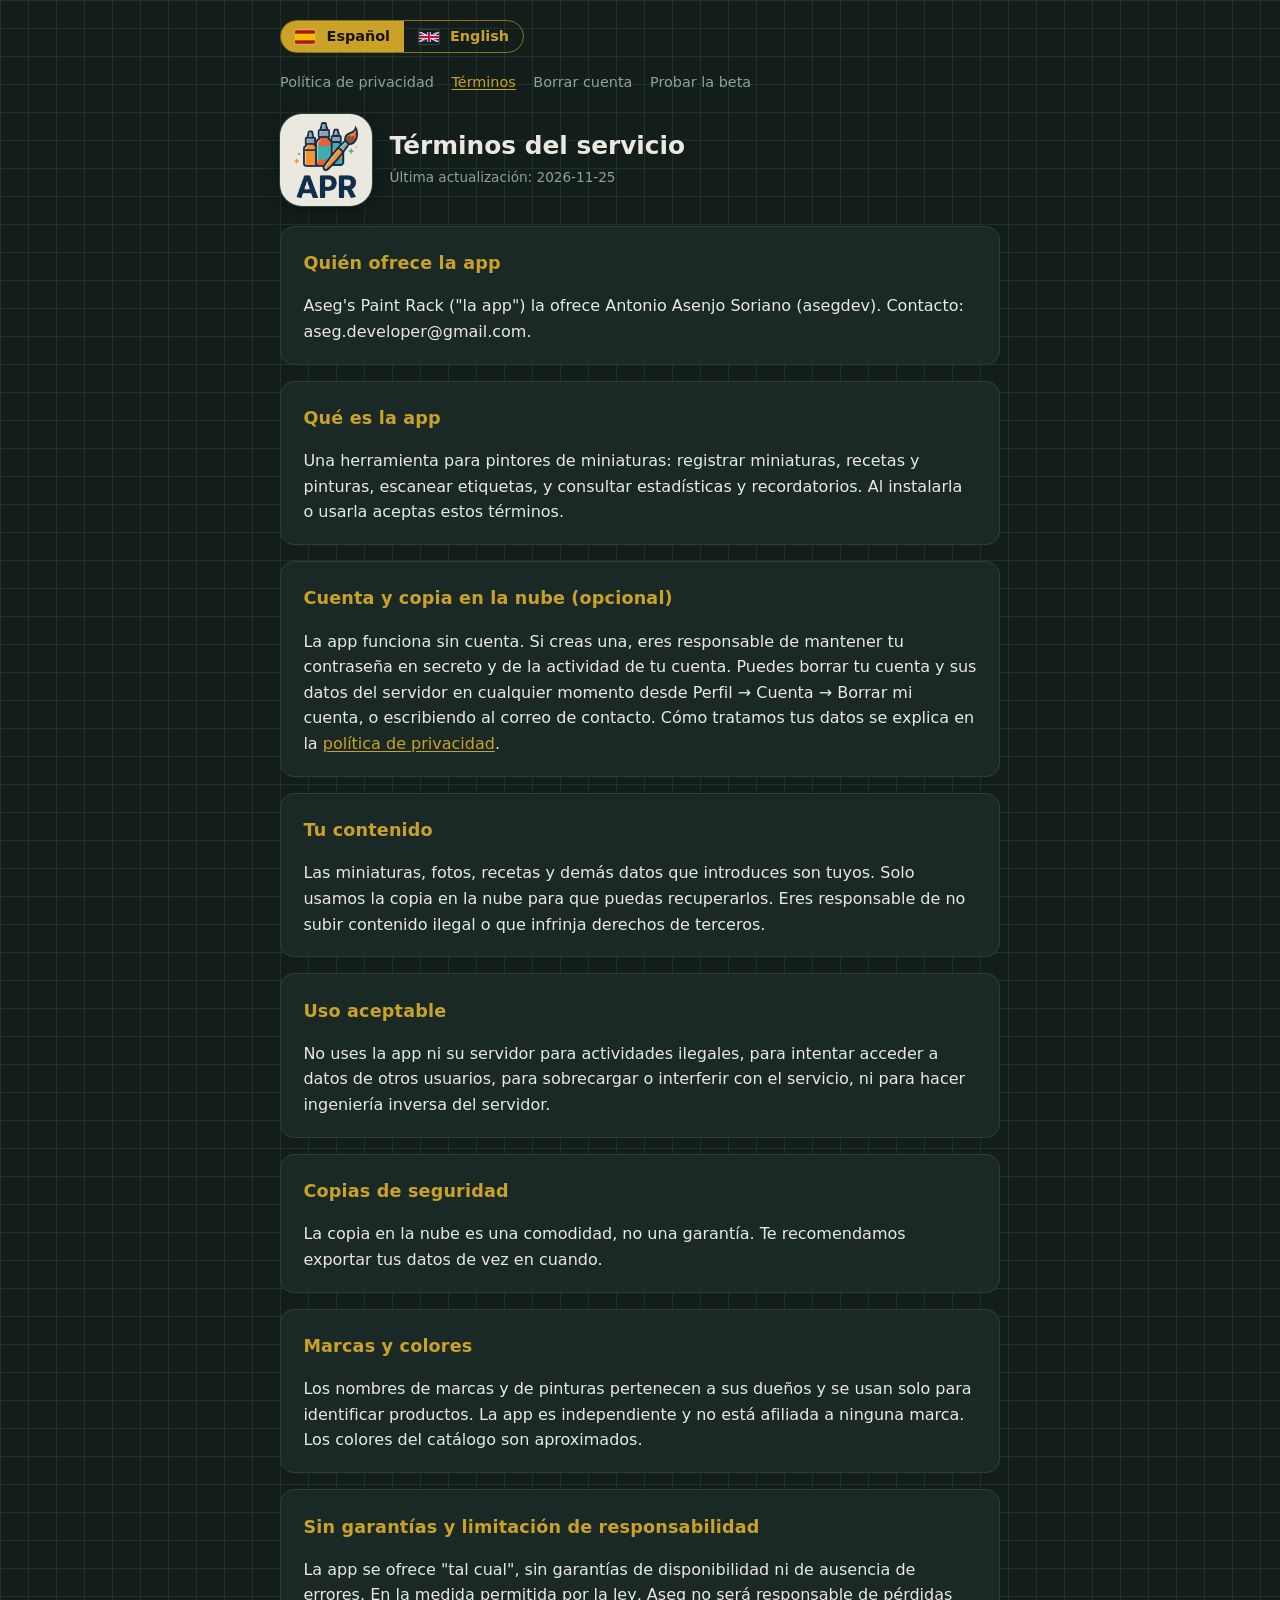
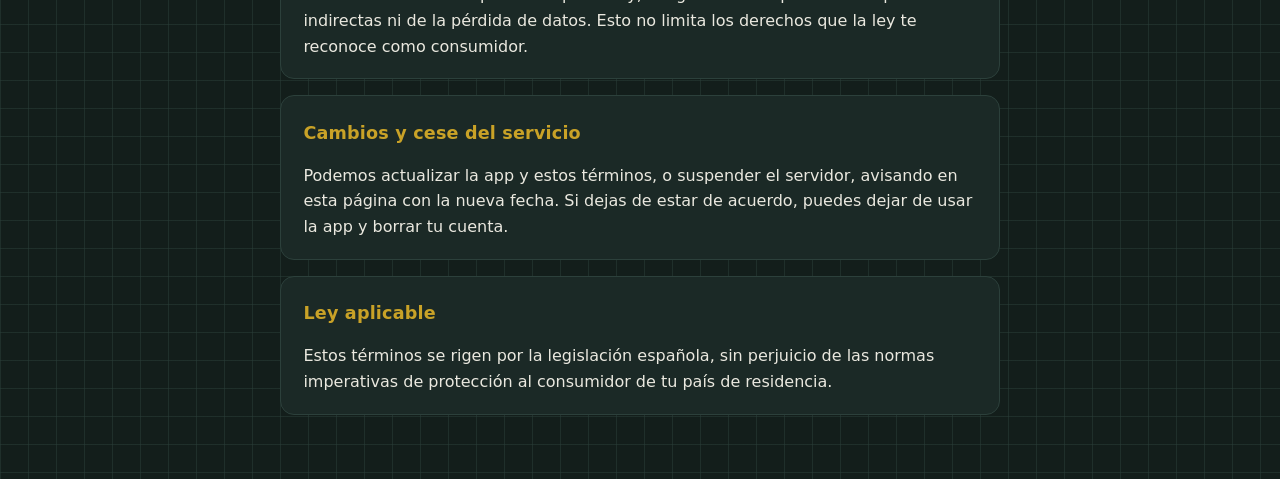
<file: terms-es.html>
<!doctype html><html lang="es"><head><meta charset="utf-8"><meta name="viewport" content="width=device-width,initial-scale=1"><title>Aseg's Paint Rack - Términos del servicio</title><link rel="alternate" hreflang="es" href="terms-es.html"><link rel="alternate" hreflang="en" href="terms-en.html"><link rel="icon" type="image/png" href="favicon.png"><link rel="stylesheet" href="style.css"></head><body>
<div class="wrap">
<nav><div class="langs" role="group" aria-label="Idioma / Language"><a class="on" aria-current="true" lang="es"><img src="flag-es.svg" alt="" width="20" height="14">Español</a><a href="terms-en.html" hreflang="en" lang="en"><img src="flag-en.svg" alt="" width="20" height="14">English</a></div><div class="links"><a href="privacy-es.html">Política de privacidad</a><a href="terms-es.html" aria-current="page">Términos</a><a href="delete-account-es.html">Borrar cuenta</a><a href="beta-es.html">Probar la beta</a></div></nav>
<header class="hero"><img src="app-icon.png" width="92" height="92" alt="Aseg's Paint Rack"><div><h1>Términos del servicio</h1><p class="updated">Última actualización: 2026-11-25</p></div></header>
<section class="card"><h2>Quién ofrece la app</h2><p>Aseg's Paint Rack ("la app") la ofrece Antonio Asenjo Soriano (asegdev). Contacto: aseg.developer@gmail.com.</p></section>
<section class="card"><h2>Qué es la app</h2><p>Una herramienta para pintores de miniaturas: registrar miniaturas, recetas y pinturas, escanear etiquetas, y consultar estadísticas y recordatorios. Al instalarla o usarla aceptas estos términos.</p></section>
<section class="card"><h2>Cuenta y copia en la nube (opcional)</h2><p>La app funciona sin cuenta. Si creas una, eres responsable de mantener tu contraseña en secreto y de la actividad de tu cuenta. Puedes borrar tu cuenta y sus datos del servidor en cualquier momento desde Perfil → Cuenta → Borrar mi cuenta, o escribiendo al correo de contacto. Cómo tratamos tus datos se explica en la <a href="privacy-es.html">política de privacidad</a>.</p></section>
<section class="card"><h2>Tu contenido</h2><p>Las miniaturas, fotos, recetas y demás datos que introduces son tuyos. Solo usamos la copia en la nube para que puedas recuperarlos. Eres responsable de no subir contenido ilegal o que infrinja derechos de terceros.</p></section>
<section class="card"><h2>Uso aceptable</h2><p>No uses la app ni su servidor para actividades ilegales, para intentar acceder a datos de otros usuarios, para sobrecargar o interferir con el servicio, ni para hacer ingeniería inversa del servidor.</p></section>
<section class="card"><h2>Copias de seguridad</h2><p>La copia en la nube es una comodidad, no una garantía. Te recomendamos exportar tus datos de vez en cuando.</p></section>
<section class="card"><h2>Marcas y colores</h2><p>Los nombres de marcas y de pinturas pertenecen a sus dueños y se usan solo para identificar productos. La app es independiente y no está afiliada a ninguna marca. Los colores del catálogo son aproximados.</p></section>
<section class="card"><h2>Sin garantías y limitación de responsabilidad</h2><p>La app se ofrece "tal cual", sin garantías de disponibilidad ni de ausencia de errores. En la medida permitida por la ley, Aseg no será responsable de pérdidas indirectas ni de la pérdida de datos. Esto no limita los derechos que la ley te reconoce como consumidor.</p></section>
<section class="card"><h2>Cambios y cese del servicio</h2><p>Podemos actualizar la app y estos términos, o suspender el servidor, avisando en esta página con la nueva fecha. Si dejas de estar de acuerdo, puedes dejar de usar la app y borrar tu cuenta.</p></section>
<section class="card"><h2>Ley aplicable</h2><p>Estos términos se rigen por la legislación española, sin perjuicio de las normas imperativas de protección al consumidor de tu país de residencia.</p></section>
</div>
</body></html>
</file>
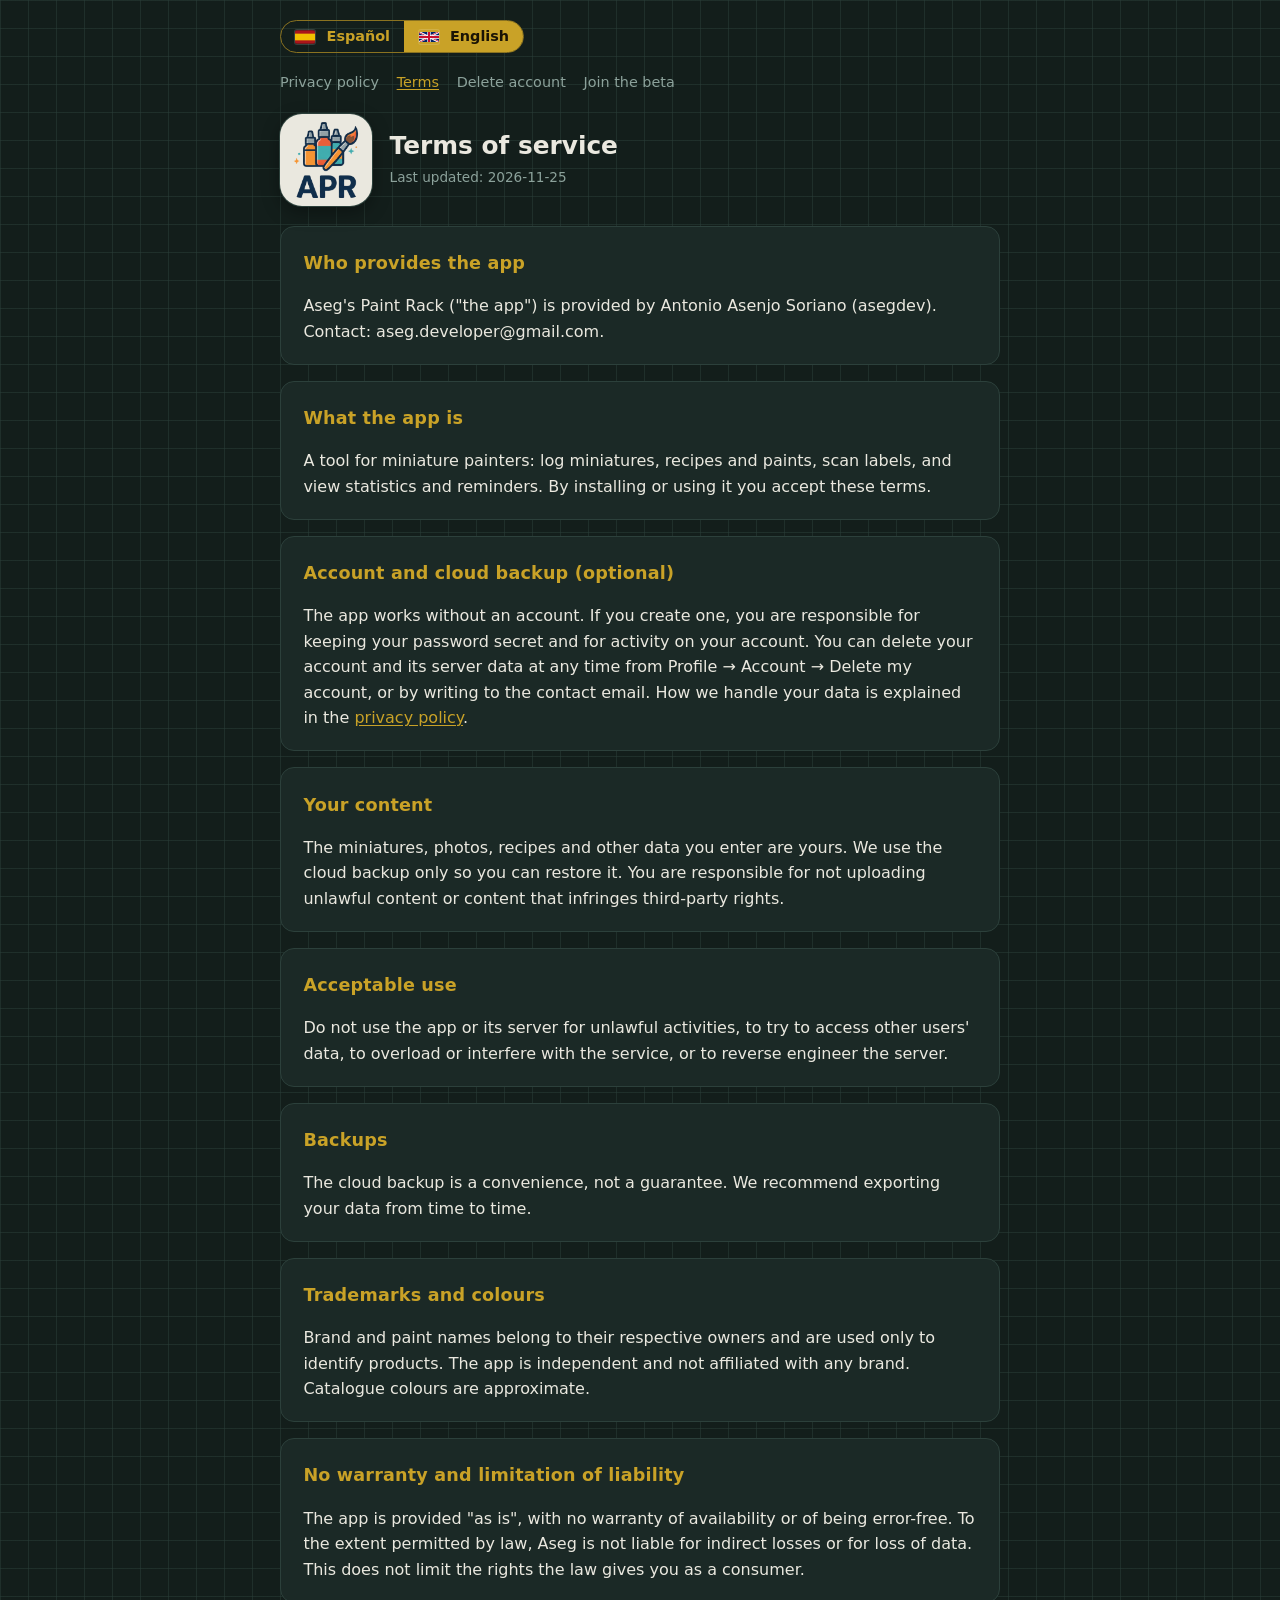
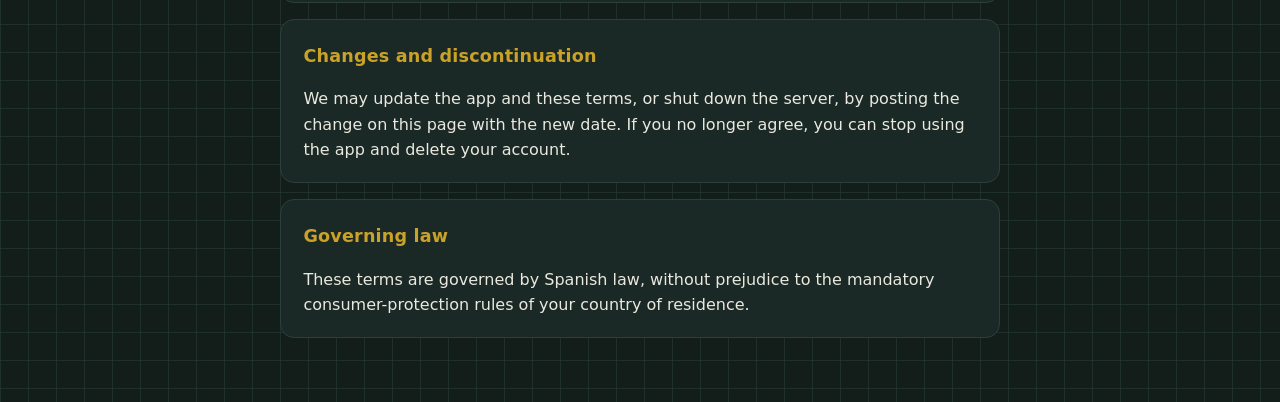
<file: terms.html>
<!doctype html><html lang="en"><head><meta charset="utf-8"><meta name="viewport" content="width=device-width,initial-scale=1"><title>Aseg's Paint Rack - Terms of service</title><link rel="alternate" hreflang="es" href="terms-es.html"><link rel="alternate" hreflang="en" href="terms-en.html"><link rel="icon" type="image/png" href="favicon.png"><link rel="stylesheet" href="style.css"><script>if((navigator.language||"").slice(0,2)=="es")location.replace("terms-es.html"+location.hash)</script></head><body>
<div class="wrap">
<nav><div class="langs" role="group" aria-label="Idioma / Language"><a href="terms-es.html" hreflang="es" lang="es"><img src="flag-es.svg" alt="" width="20" height="14">Español</a><a class="on" aria-current="true" lang="en"><img src="flag-en.svg" alt="" width="20" height="14">English</a></div><div class="links"><a href="privacy-en.html">Privacy policy</a><a href="terms-en.html" aria-current="page">Terms</a><a href="delete-account-en.html">Delete account</a><a href="beta-en.html">Join the beta</a></div></nav>
<header class="hero"><img src="app-icon.png" width="92" height="92" alt="Aseg's Paint Rack"><div><h1>Terms of service</h1><p class="updated">Last updated: 2026-11-25</p></div></header>
<section class="card"><h2>Who provides the app</h2><p>Aseg's Paint Rack ("the app") is provided by Antonio Asenjo Soriano (asegdev). Contact: aseg.developer@gmail.com.</p></section>
<section class="card"><h2>What the app is</h2><p>A tool for miniature painters: log miniatures, recipes and paints, scan labels, and view statistics and reminders. By installing or using it you accept these terms.</p></section>
<section class="card"><h2>Account and cloud backup (optional)</h2><p>The app works without an account. If you create one, you are responsible for keeping your password secret and for activity on your account. You can delete your account and its server data at any time from Profile → Account → Delete my account, or by writing to the contact email. How we handle your data is explained in the <a href="privacy-en.html">privacy policy</a>.</p></section>
<section class="card"><h2>Your content</h2><p>The miniatures, photos, recipes and other data you enter are yours. We use the cloud backup only so you can restore it. You are responsible for not uploading unlawful content or content that infringes third-party rights.</p></section>
<section class="card"><h2>Acceptable use</h2><p>Do not use the app or its server for unlawful activities, to try to access other users' data, to overload or interfere with the service, or to reverse engineer the server.</p></section>
<section class="card"><h2>Backups</h2><p>The cloud backup is a convenience, not a guarantee. We recommend exporting your data from time to time.</p></section>
<section class="card"><h2>Trademarks and colours</h2><p>Brand and paint names belong to their respective owners and are used only to identify products. The app is independent and not affiliated with any brand. Catalogue colours are approximate.</p></section>
<section class="card"><h2>No warranty and limitation of liability</h2><p>The app is provided "as is", with no warranty of availability or of being error-free. To the extent permitted by law, Aseg is not liable for indirect losses or for loss of data. This does not limit the rights the law gives you as a consumer.</p></section>
<section class="card"><h2>Changes and discontinuation</h2><p>We may update the app and these terms, or shut down the server, by posting the change on this page with the new date. If you no longer agree, you can stop using the app and delete your account.</p></section>
<section class="card"><h2>Governing law</h2><p>These terms are governed by Spanish law, without prejudice to the mandatory consumer-protection rules of your country of residence.</p></section>
</div>
</body></html>
</file>
<file: style.css>
/* Estilo "Clásico" de Aseg's Paint Rack: verde oscuro con acento latón y retícula fina. */
:root{--bg:#131E1B;--surface:#1B2926;--surface-up:#233532;--line:#2C403B;--text:#EAE8DF;--muted:#8CA29B;--accent:#C9A227;--accent-dim:#8A7220;--ink:#1A1305}
*{box-sizing:border-box}
html{background:var(--bg)}
body{margin:0;padding:1.25rem 1rem 3rem;font-family:system-ui,-apple-system,"Segoe UI",Roboto,sans-serif;line-height:1.6;color:var(--text);background-color:var(--bg);
background-image:linear-gradient(rgba(44,64,59,.5) 1px,transparent 1px),linear-gradient(90deg,rgba(44,64,59,.5) 1px,transparent 1px);background-size:28px 28px}
.wrap{max-width:720px;margin:0 auto}
a{color:var(--accent);text-underline-offset:2px;overflow-wrap:anywhere}
a:hover,a:focus-visible{color:#E0BC45}
nav{margin:0 0 1.25rem;font-size:.9rem}
.links{display:flex;flex-wrap:wrap;gap:.5rem 1.1rem;margin-top:1.1rem}
nav a{color:var(--muted);text-decoration:none}
nav a[aria-current=page]{color:var(--accent);text-decoration:underline}
.langs{display:inline-flex;border:1px solid var(--accent-dim);border-radius:999px;overflow:hidden}
.langs a{display:inline-flex;align-items:center;gap:.7rem;padding:.25rem .9rem;color:var(--accent);font-weight:600;text-decoration:none}
.langs a img{border-radius:2px;box-shadow:0 0 0 1px rgba(255,255,255,.15)}
.langs a.on{background:var(--accent);color:var(--ink);cursor:default}
.langs a:not(.on):hover,.langs a:not(.on):focus-visible{background:var(--surface-up);text-decoration:none}
.choose{display:flex;flex-wrap:wrap;gap:.8rem}
.btn{display:inline-flex;align-items:center;gap:.6rem;padding:.6rem 1.2rem;border:1px solid var(--accent-dim);border-radius:999px;font-weight:600;text-decoration:none}
.btn:hover,.btn:focus-visible{background:var(--accent);color:var(--ink)}
nav a:hover,nav a:focus-visible{color:var(--accent);text-decoration:underline}
.hero{display:flex;align-items:center;gap:1.1rem;margin-bottom:1.25rem}
.hero img{width:92px;height:92px;flex:none;padding:8px;background:var(--text);border-radius:22px;box-shadow:0 0 0 1px var(--line),0 6px 18px rgba(0,0,0,.35)}
h1{font-size:1.55rem;line-height:1.25;margin:0;color:var(--text)}
.updated{margin:.35rem 0 0;font-size:.85rem;color:var(--muted)}
.card{background:var(--surface);border:1px solid var(--line);border-radius:14px;padding:1.4rem 1.4rem 1.2rem;margin-bottom:1rem}
.card>:first-child{margin-top:0}
.card>:last-child{margin-bottom:0}
h2{font-size:1.1rem;margin:0 0 .7rem;color:var(--accent);letter-spacing:.01em}
strong{color:#F4F2EA}
ul{padding-left:1.2rem}
li::marker{color:var(--accent-dim)}
ol{list-style:none;counter-reset:step;padding:0;margin:0}
ol li{counter-increment:step;position:relative;padding-left:2.6rem;margin-bottom:.9rem;min-height:2rem}
ol li:last-child{margin-bottom:0}
ol li::before{content:counter(step);position:absolute;left:0;top:.05rem;width:1.9rem;height:1.9rem;border-radius:50%;background:var(--accent);color:var(--ink);font-weight:700;display:flex;align-items:center;justify-content:center}
.thanks{text-align:center;font-weight:600;margin:1.5rem 0 0}
@media (max-width:480px){.hero{flex-direction:column;align-items:flex-start}.card{padding:1.1rem}}
</file>
